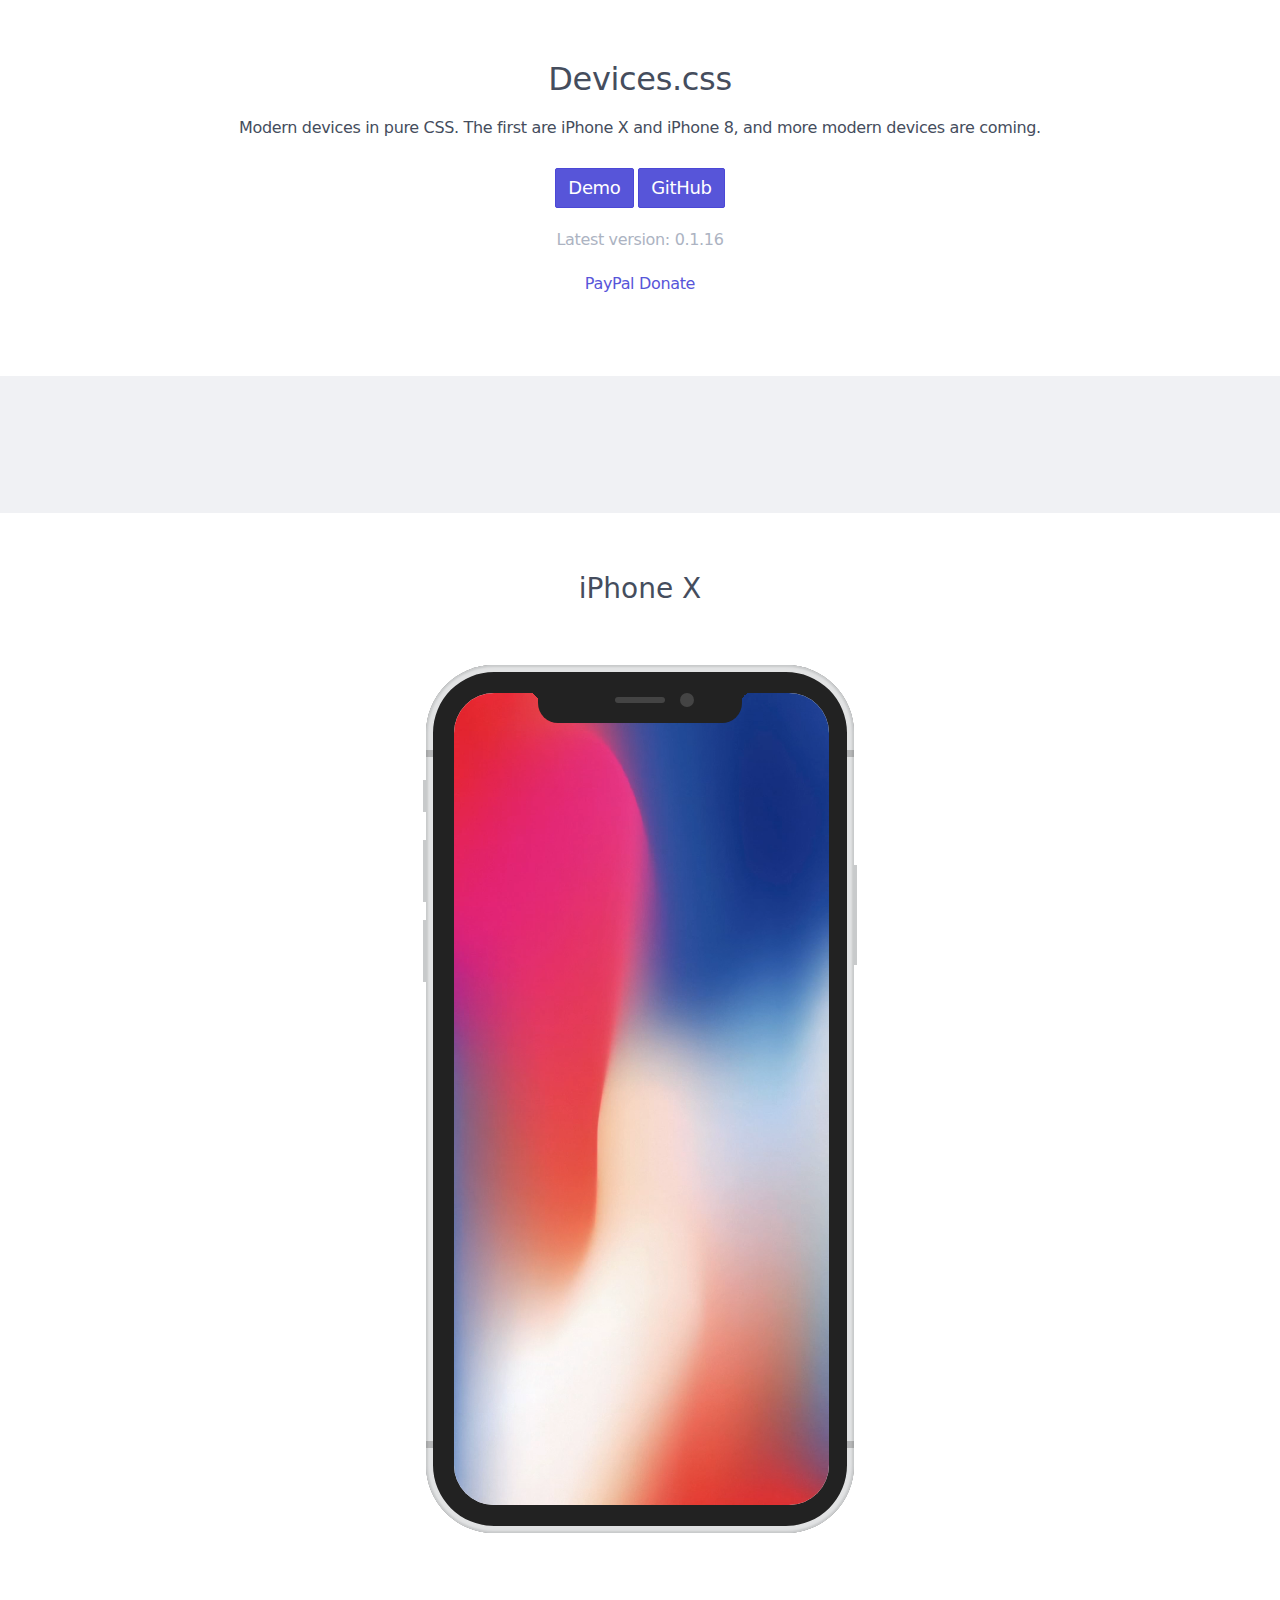
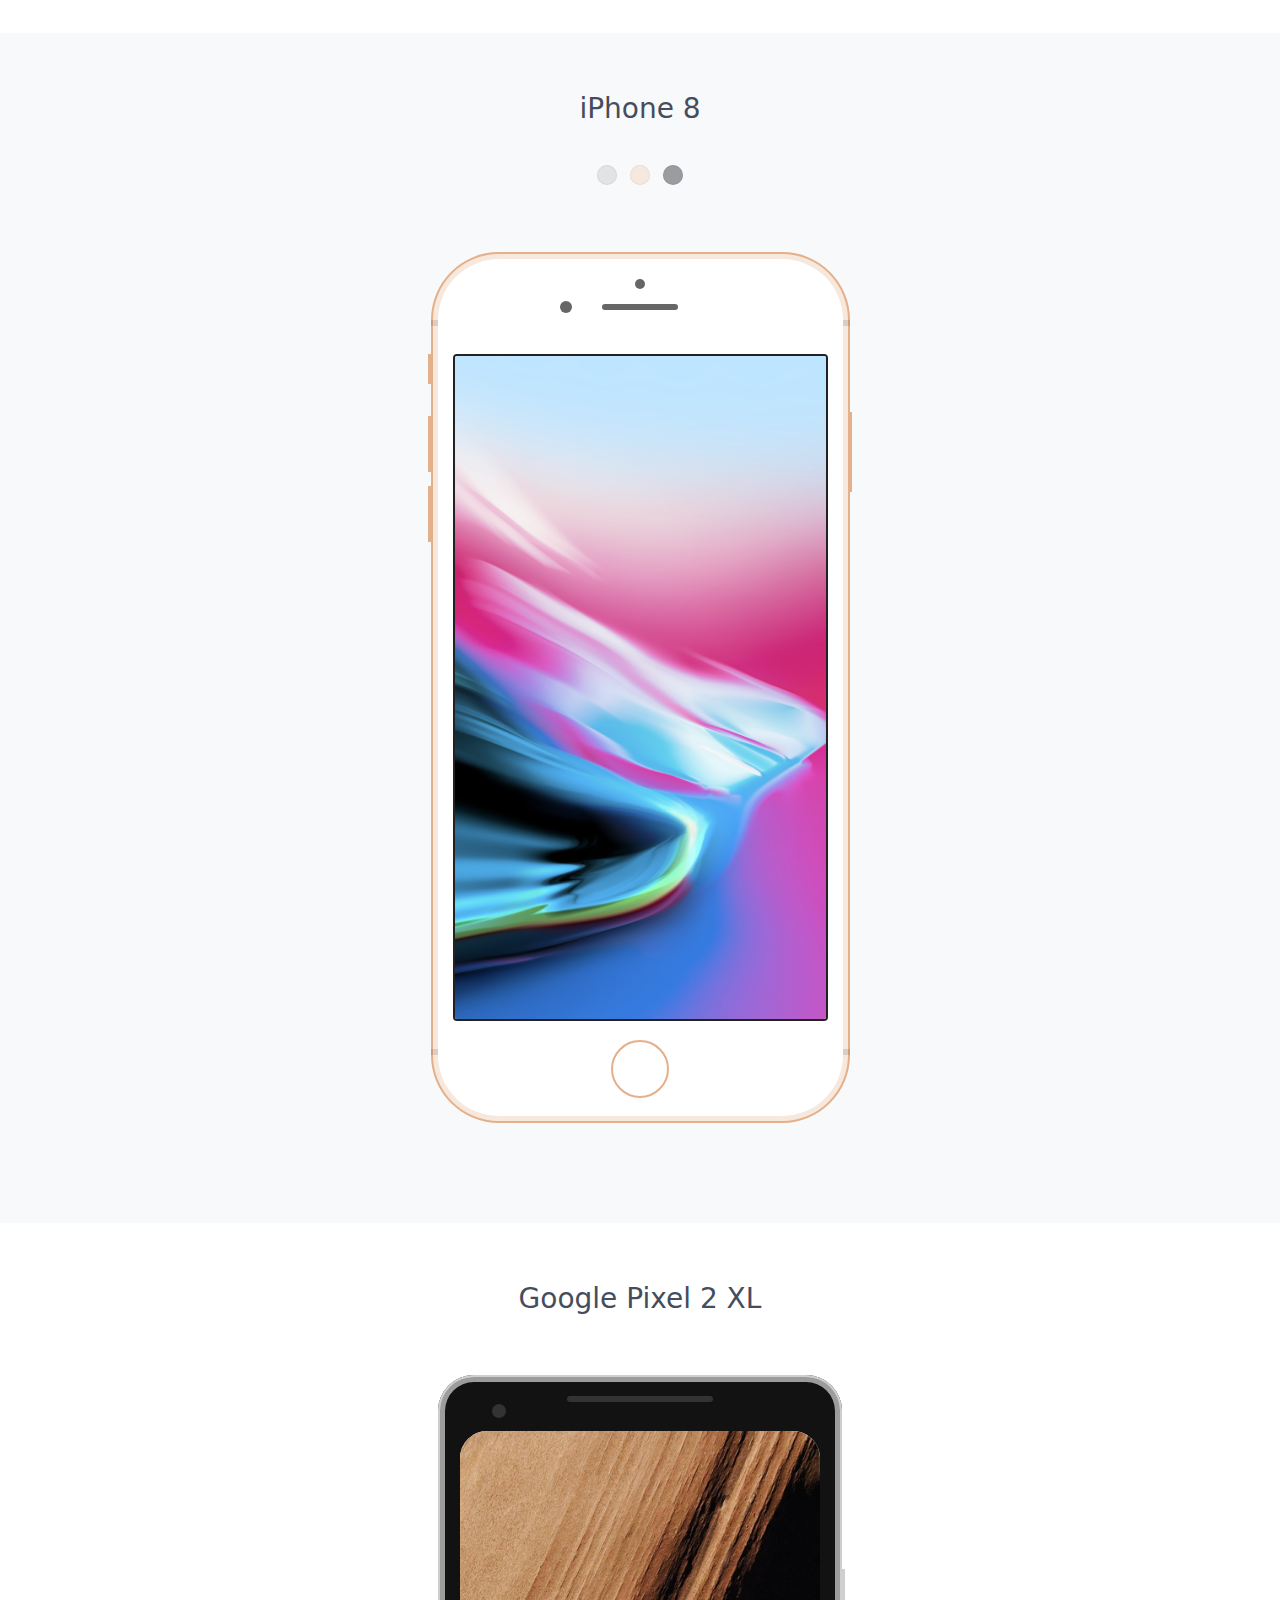
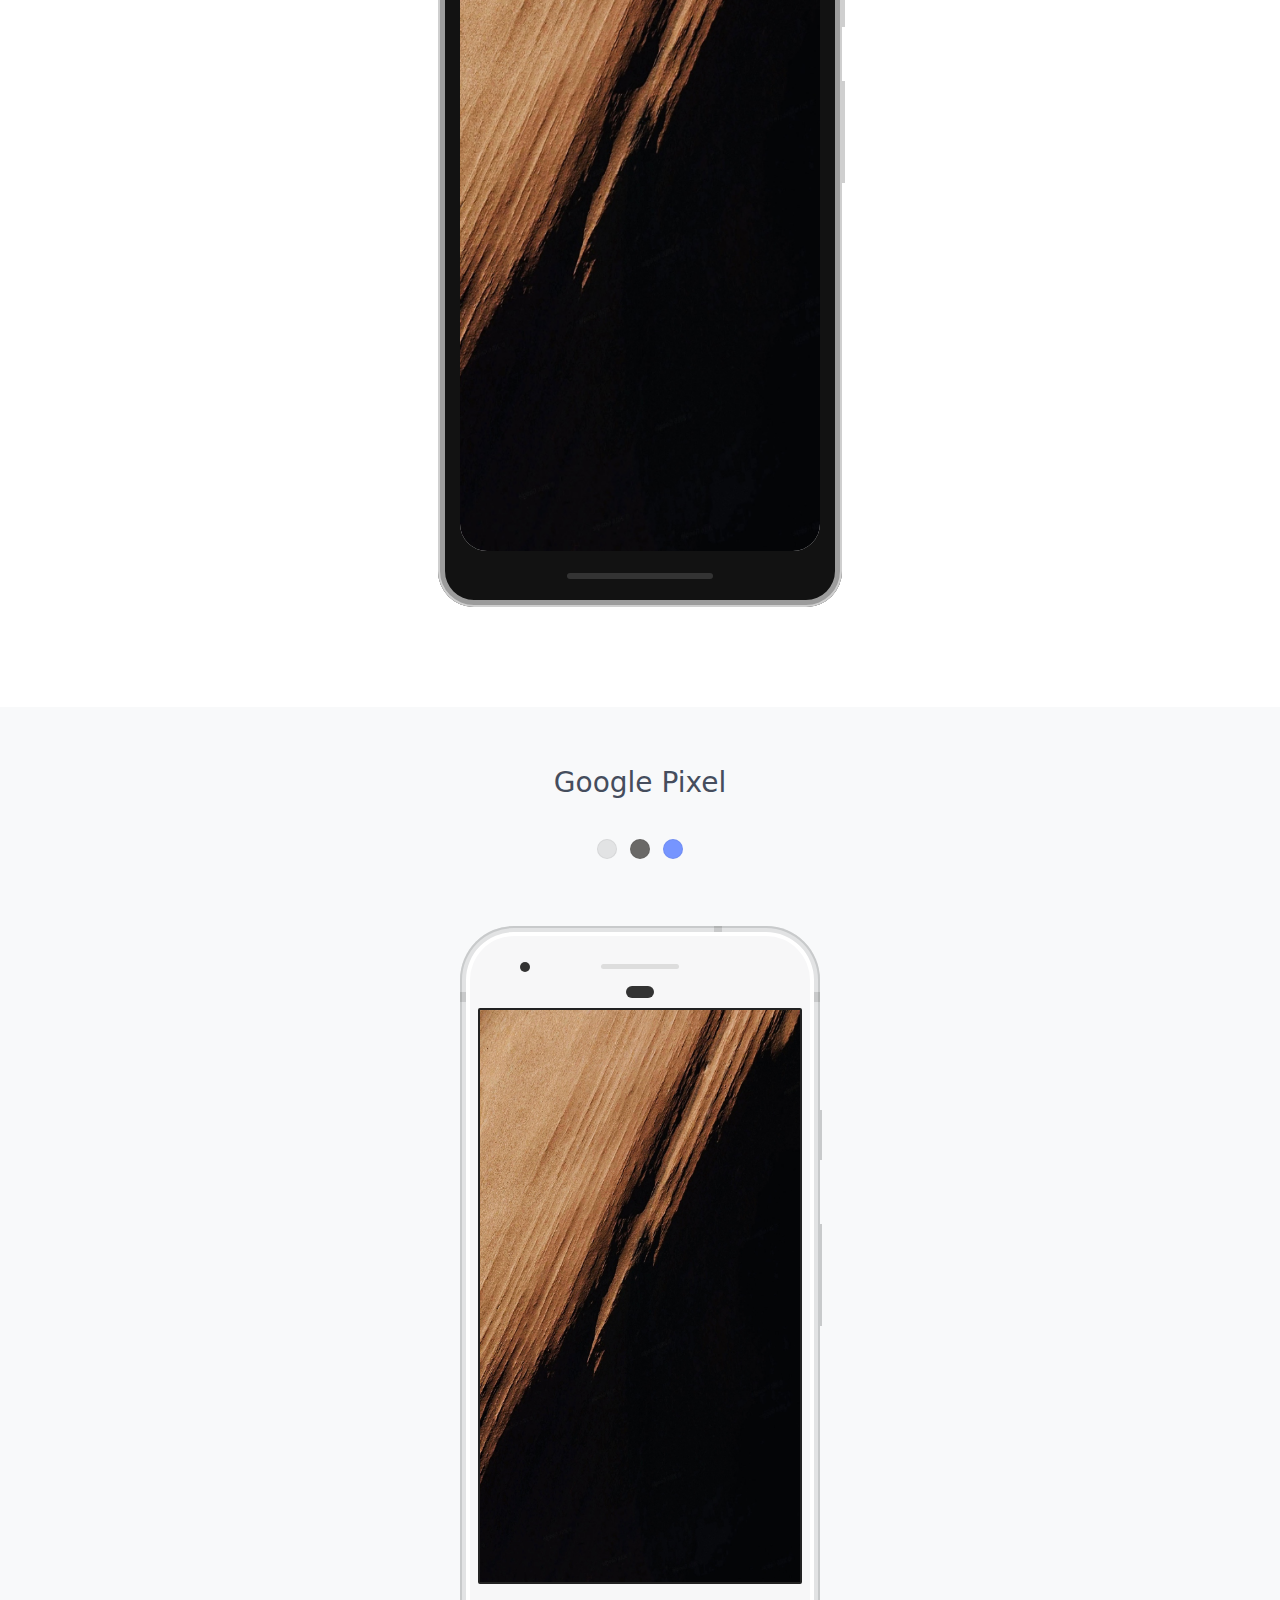
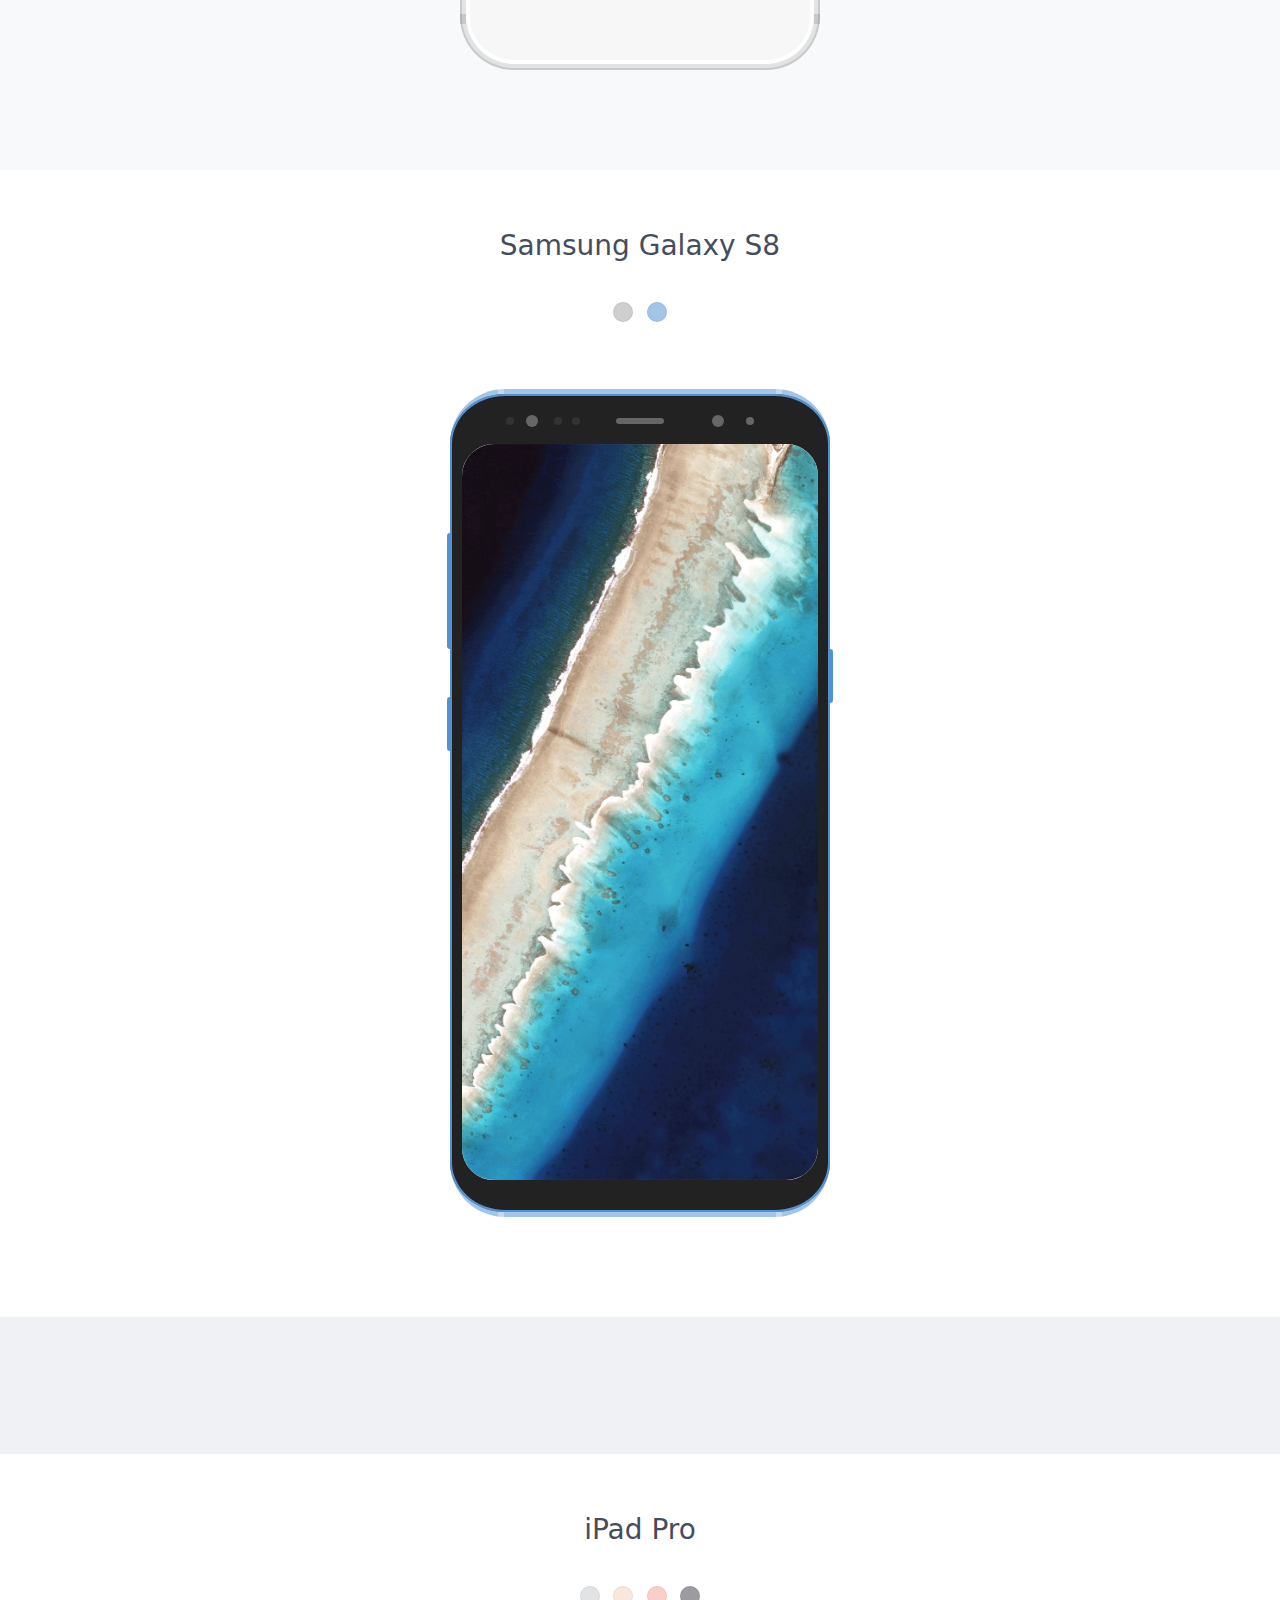
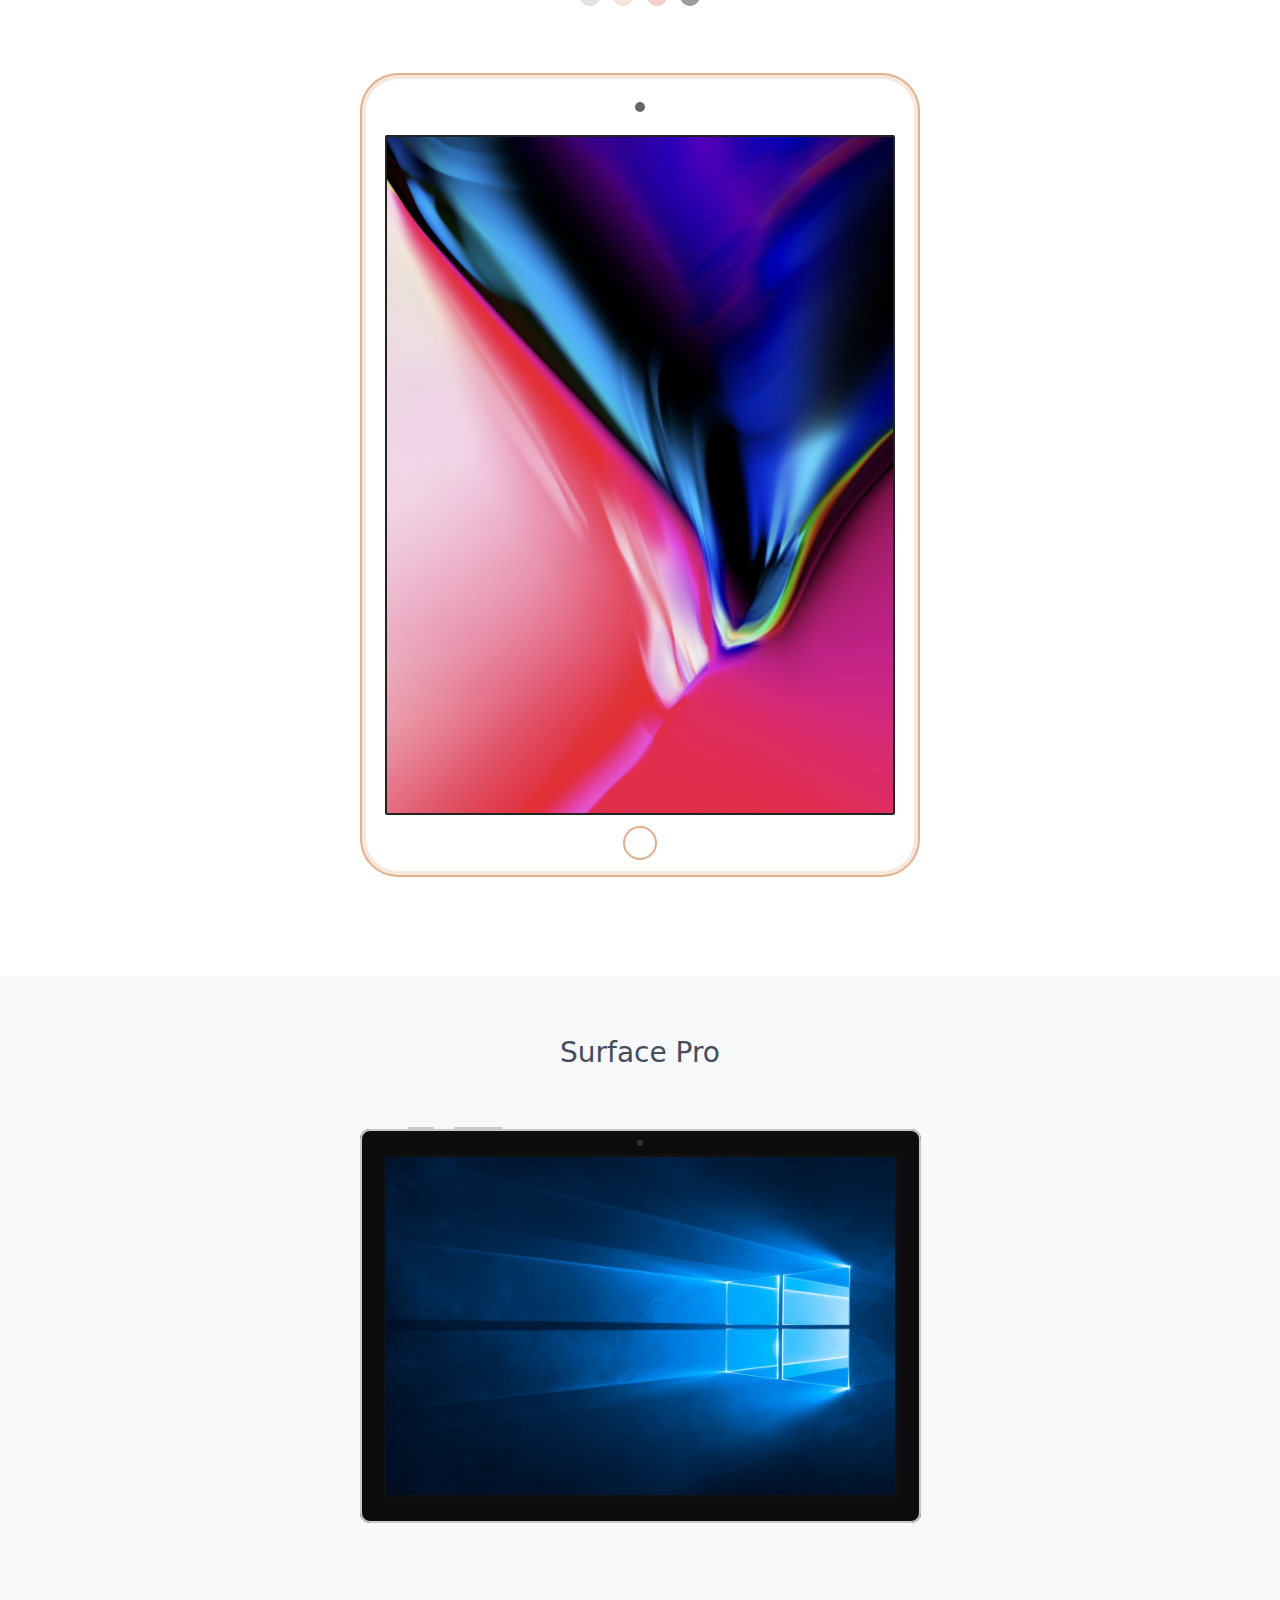
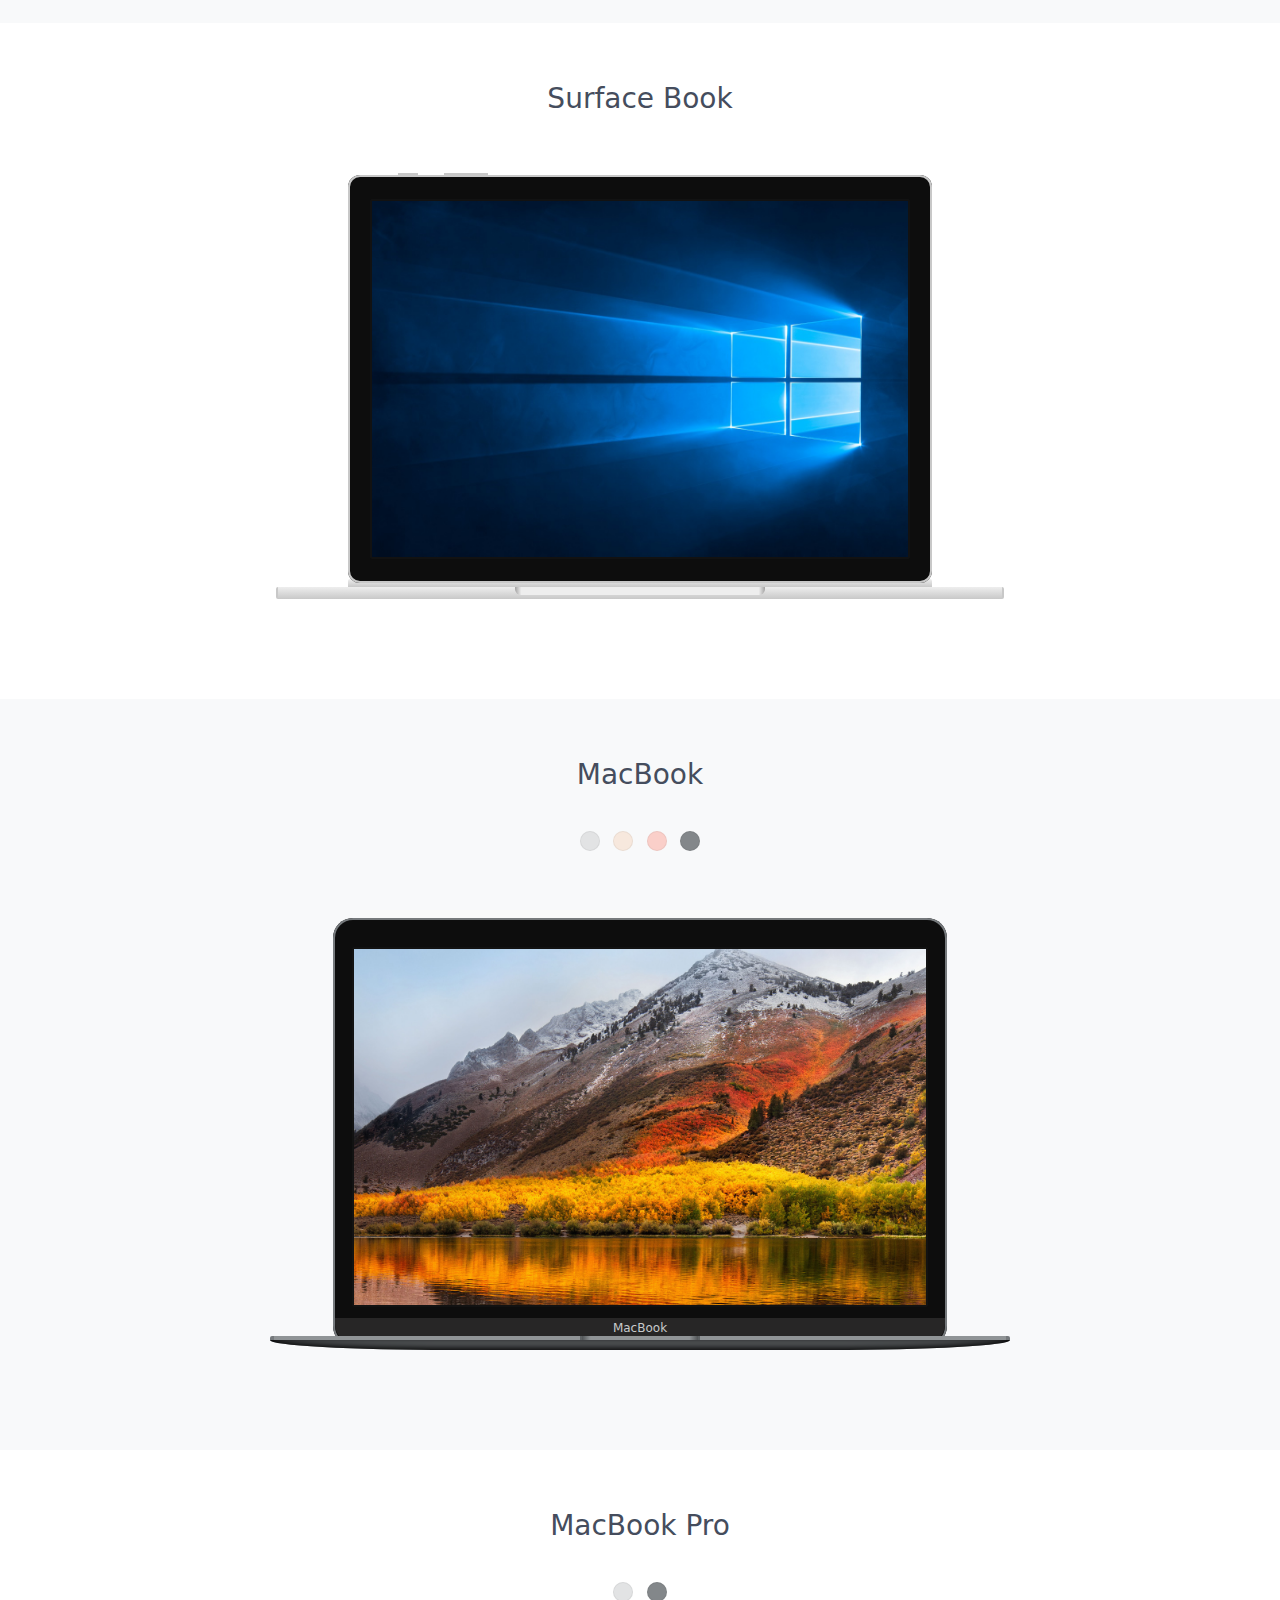
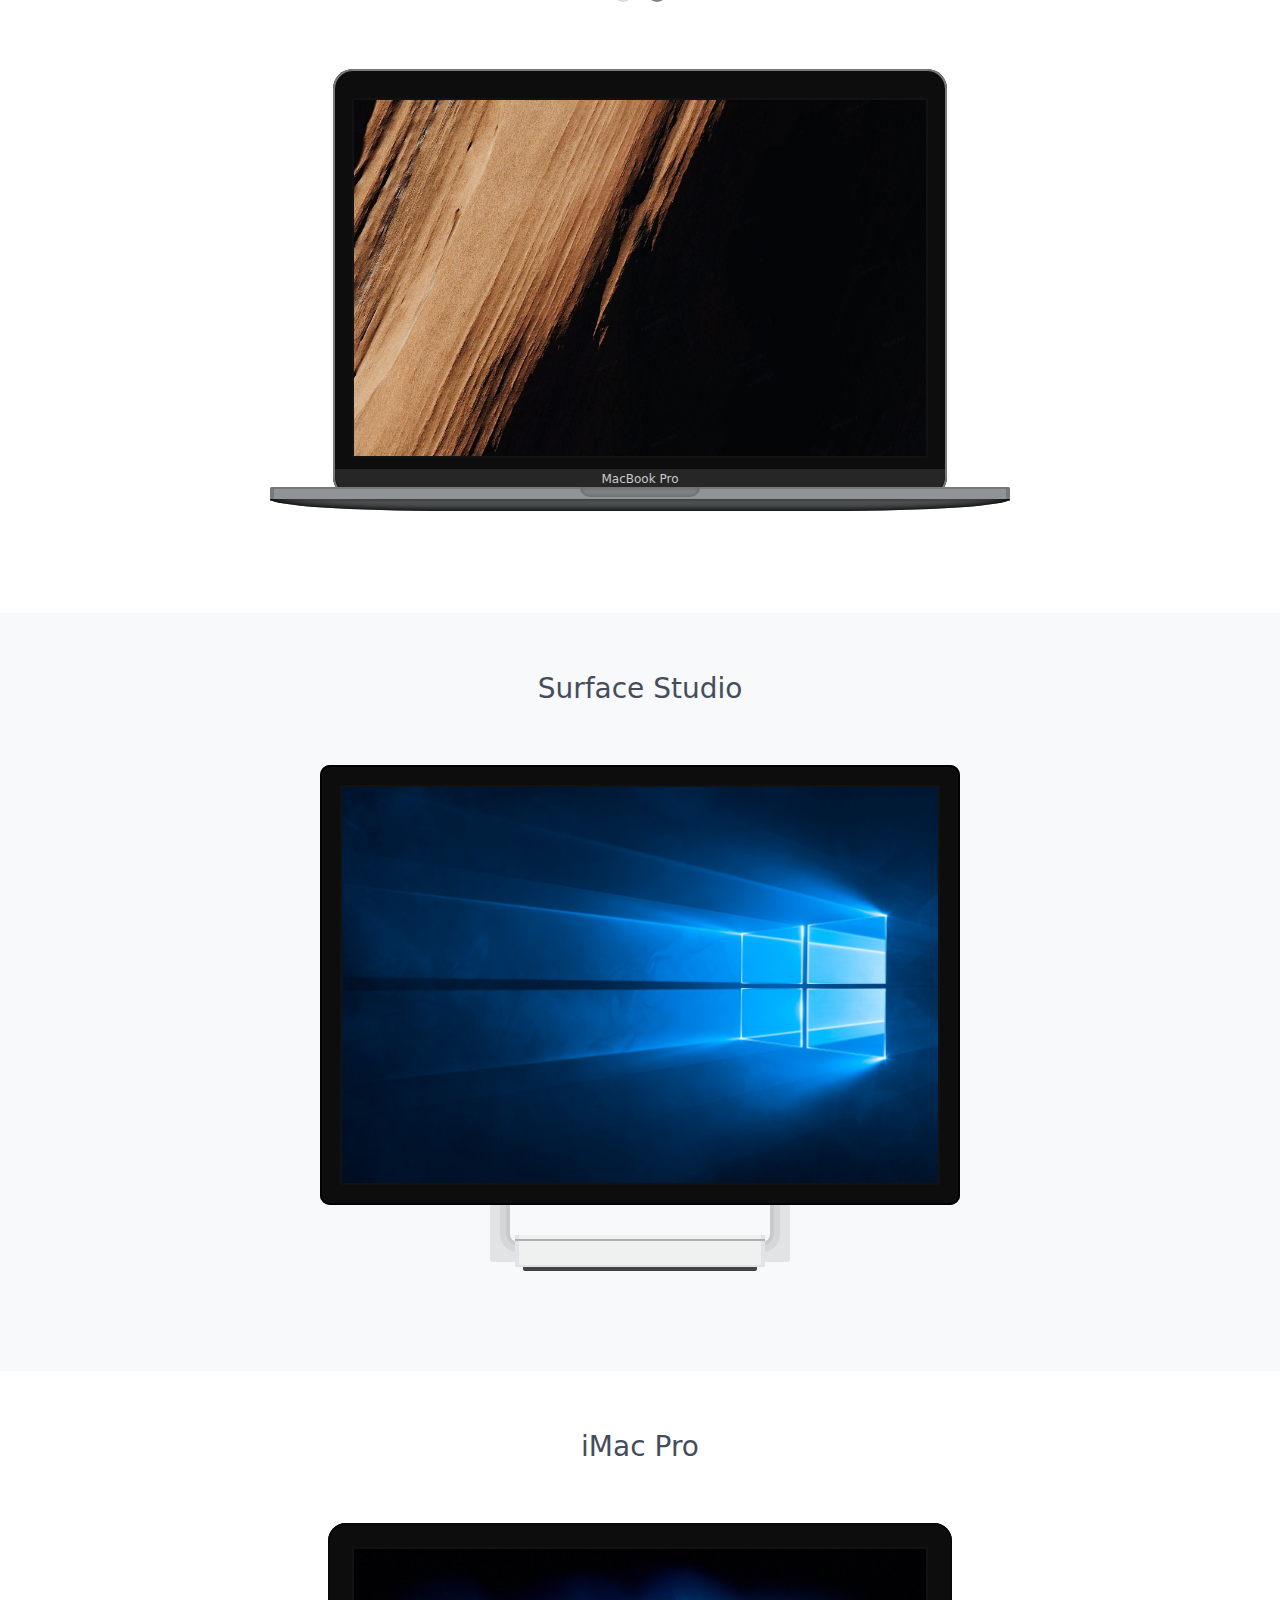
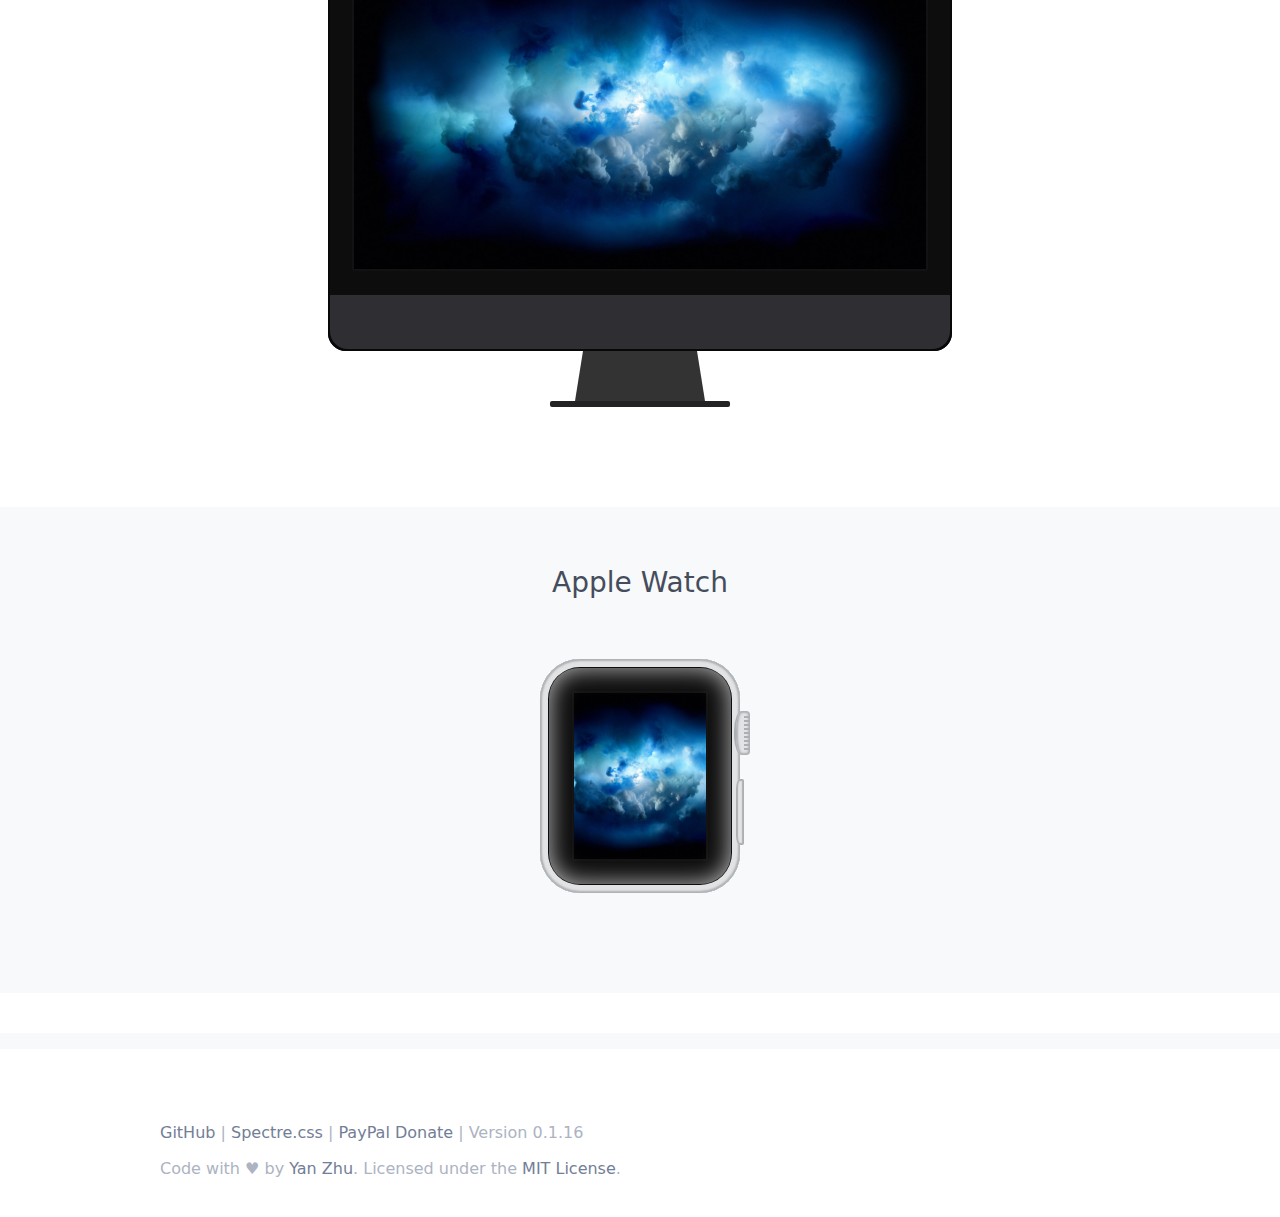
<file: devices.css-master/index.html>
<!DOCTYPE html>
<html lang="en">
<head>
  <meta charset="utf-8">
  <meta name="robots" content="index, follow">
  <meta name="viewport" content="width=device-width, initial-scale=1.0, shrink-to-fit=no">
  <meta http-equiv="x-ua-compatible" content="ie=edge">
  <title>Devices.css - Modern devices in pure CSS</title>
  <!-- Spectre.css CSS -->
  <link rel="stylesheet" href="dist/spectre.min.css">
  <link rel="stylesheet" href="dist/devices.css">
  <link rel="stylesheet" href="dist/demo.css">
</head>
<body>
  <div class="section section-hero">
    <div id="overview" class="grid-hero container grid-lg text-center">
      <h1>Devices.css</h1>
      <h2>Modern devices in pure CSS. The first are iPhone X and iPhone 8, and more modern devices are coming.</h2>
      <p>
        <a href="#content" class="btn btn-primary btn-lg">Demo</a>
        <a href="https://github.com/picturepan2/devices.css" target="_blank" class="btn btn-primary btn-lg">GitHub</a>
      </p>
      <p class="text-gray">Latest version: <span class="version"></span></p>
      <p><a href="https://www.paypal.me/picturepan2" target="_blank">PayPal Donate</a></p>
    </div>
  </div>

  <div class="section section-ad">
    <div class="hide-md">
      <script async src="//pagead2.googlesyndication.com/pagead/js/adsbygoogle.js"></script>
      <!-- GitHub-lg -->
      <ins class="adsbygoogle"
            style="display:inline-block;width:728px;height:90px"
            data-ad-client="ca-pub-2225124559530218"
            data-ad-slot="9894180784"></ins>
      <script>
      (adsbygoogle = window.adsbygoogle || []).push({});
      </script>
    </div>
    <div class="show-md">
      <!-- GitHub-sm -->
      <ins class="adsbygoogle"
            style="display:inline-block;width:300px;height:250px"
            data-ad-client="ca-pub-2225124559530218"
            data-ad-slot="9278881734"></ins>
      <script>
      (adsbygoogle = window.adsbygoogle || []).push({});
      </script>
    </div>
  </div>

  <div id="content" class="section section-device">
    <div id="iphone-x" class="container grid-xl text-center">
      <h3 class="s-title"><a href="#iphone-x" class="anchor" aria-hidden="true">#</a>iPhone X</h3>
      <div class="columns">
        <div class="column col-12">
          <div class="device device-iphone-x">
            <div class="device-frame">
              <video class="device-content" muted="muted" autoplay loop >
                <source src="src/video/bg-01.mp4" type="video/mp4">
              </video>
            </div>
            <div class="device-stripe"></div>
            <div class="device-header"></div>
            <div class="device-sensors"></div>
            <div class="device-btns"></div>
            <div class="device-power"></div>
            <div class="device-home"></div>
          </div>
        </div>
      </div>
    </div>
  </div>

  <div class="section section-device">
    <div id="iphone-8" class="container grid-xl text-center">
      <h3 class="s-title"><a href="#iphone-8" class="anchor" aria-hidden="true">#</a>iPhone 8</h3>
      <div class="columns">
        <div class="column col-12">
          <div class="dots">
            <div class="dot tooltip" style="background:#e2e3e4;" data-tooltip="device-silver (default)"></div>
            <div class="dot tooltip" style="background:#f7e8dd;" data-tooltip="device-gold"></div>
            <div class="dot tooltip" style="background:#9b9ba0;" data-tooltip="device-spacegray"></div>
          </div>
        </div>
        <div class="column col-12">
          <div class="device device-iphone-8 device-gold">
            <div class="device-frame">
              <img class="device-content" src="src/img/bg-01.jpg">
            </div>
            <div class="device-stripe"></div>
            <div class="device-header"></div>
            <div class="device-sensors"></div>
            <div class="device-btns"></div>
            <div class="device-power"></div>
          </div>
        </div>
      </div>
    </div>
  </div>

  <div class="section section-device">
    <div id="google-pixel-2-xl" class="container grid-xl text-center">
      <h3 class="s-title"><a href="#google-pixel-2-xl" class="anchor" aria-hidden="true">#</a>Google Pixel 2 XL</h3>
      <div class="columns">
        <div class="column col-12">
          <div class="device-2x">
            <div class="device device-google-pixel-2-xl">
              <div class="device-frame">
                <img class="device-content" src="src/img/bg-06.jpg">
              </div>
              <div class="device-stripe"></div>
              <div class="device-header"></div>
              <div class="device-sensors"></div>
              <div class="device-btns"></div>
              <div class="device-power"></div>
            </div>
          </div>
        </div>
      </div>
    </div>
  </div>

  <div class="section section-device">
    <div id="google-pixel" class="container grid-xl text-center">
      <h3 class="s-title"><a href="#google-pixel" class="anchor" aria-hidden="true">#</a>Google Pixel</h3>
      <div class="columns">
        <div class="column col-12">
          <div class="dots">
            <div class="dot tooltip" style="background:#e2e3e4;" data-tooltip="device-silver (default)"></div>
            <div class="dot tooltip" style="background:#6a6967;" data-tooltip="device-black"></div>
            <div class="dot tooltip" style="background:#7695ff;" data-tooltip="device-blue"></div>
          </div>
        </div>
        <div class="column col-12">
          <div class="device device-google-pixel">
            <div class="device-frame">
              <img class="device-content" src="src/img/bg-06.jpg">
            </div>
            <div class="device-stripe"></div>
            <div class="device-header"></div>
            <div class="device-sensors"></div>
            <div class="device-btns"></div>
            <div class="device-power"></div>
          </div>
        </div>
      </div>
    </div>
  </div>

  <div class="section section-device">
    <div id="galaxy-s8" class="container grid-xl text-center">
      <h3 class="s-title"><a href="#galaxy-s8" class="anchor" aria-hidden="true">#</a>Samsung Galaxy S8</h3>
      <div class="columns">
        <div class="column col-12">
          <div class="dots">
            <div class="dot tooltip" style="background:#cfcfcf;" data-tooltip="device-black (default)"></div>
            <div class="dot tooltip" style="background:#a3c5e8;" data-tooltip="device-blue"></div>
          </div>
        </div>
        <div class="column col-12">
          <div class="device device-galaxy-s8 device-blue">
            <div class="device-frame">
              <img class="device-content" src="src/img/bg-04.jpg">
            </div>
            <div class="device-stripe"></div>
            <div class="device-header"></div>
            <div class="device-sensors"></div>
            <div class="device-btns"></div>
            <div class="device-power"></div>
          </div>
        </div>
      </div>
    </div>
  </div>

  <div class="section section-ad">
    <div class="hide-md">
      <!-- GitHub-lg -->
      <ins class="adsbygoogle"
            style="display:inline-block;width:728px;height:90px"
            data-ad-client="ca-pub-2225124559530218"
            data-ad-slot="9894180784"></ins>
      <script>
      (adsbygoogle = window.adsbygoogle || []).push({});
      </script>
    </div>
    <div class="show-md">
      <!-- GitHub-sm -->
      <ins class="adsbygoogle"
            style="display:inline-block;width:300px;height:250px"
            data-ad-client="ca-pub-2225124559530218"
            data-ad-slot="9278881734"></ins>
      <script>
      (adsbygoogle = window.adsbygoogle || []).push({});
      </script>
    </div>
  </div>

  <div class="section section-device">
    <div id="ipad-pro" class="container grid-xl text-center">
      <h3 class="s-title"><a href="#ipad-pro" class="anchor" aria-hidden="true">#</a>iPad Pro</h3>
      <div class="columns">
        <div class="column col-12">
          <div class="dots">
            <div class="dot tooltip" style="background:#e2e3e4;" data-tooltip="device-silver (default)"></div>
            <div class="dot tooltip" style="background:#f7e8dd;" data-tooltip="device-gold"></div>
            <div class="dot tooltip" style="background:#facfc9;" data-tooltip="device-rosegold"></div>
            <div class="dot tooltip" style="background:#9b9ba0;" data-tooltip="device-spacegray"></div>
          </div>
        </div>
        <div class="column col-12">
          <div class="device device-ipad-pro device-gold">
            <div class="device-frame">
              <img class="device-content" src="src/img/bg-02.jpg">
            </div>
            <div class="device-stripe"></div>
            <div class="device-header"></div>
            <div class="device-sensors"></div>
            <div class="device-btns"></div>
            <div class="device-power"></div>
          </div>
        </div>
      </div>
    </div>
  </div>

  <div class="section section-device">
    <div id="surface-pro" class="container grid-xl text-center">
      <h3 class="s-title"><a href="#surface-pro" class="anchor" aria-hidden="true">#</a>Surface Pro</h3>
      <div class="columns">
        <div class="column col-12">
          <div class="device device-surface-pro">
            <div class="device-frame">
              <img class="device-content" src="src/img/bg-09.jpg">
            </div>
            <div class="device-stripe"></div>
            <div class="device-header"></div>
            <div class="device-sensors"></div>
            <div class="device-btns"></div>
            <div class="device-power"></div>
          </div>
        </div>
      </div>
    </div>
  </div>

  <div class="section section-device">
    <div id="surface-book" class="container grid-xl text-center">
      <h3 class="s-title"><a href="#surface-book" class="anchor" aria-hidden="true">#</a>Surface Book</h3>
      <div class="columns">
        <div class="column col-12">
          <div class="device device-surface-book">
            <div class="device-frame">
              <img class="device-content" src="src/img/bg-09.jpg">
            </div>
            <div class="device-stripe"></div>
            <div class="device-header"></div>
            <div class="device-sensors"></div>
            <div class="device-btns"></div>
            <div class="device-power"></div>
          </div>
        </div>
      </div>
    </div>
  </div>

  <div class="section section-device">
    <div id="macbook" class="container grid-xl text-center">
      <h3 class="s-title"><a href="#macbook" class="anchor" aria-hidden="true">#</a>MacBook</h3>
      <div class="columns">
        <div class="column col-12">
          <div class="dots">
            <div class="dot tooltip" style="background:#e2e3e4;" data-tooltip="device-silver (default)"></div>
            <div class="dot tooltip" style="background:#f7e8dd;" data-tooltip="device-gold"></div>
            <div class="dot tooltip" style="background:#facfc9;" data-tooltip="device-rosegold"></div>
            <div class="dot tooltip" style="background:#83878a;" data-tooltip="device-spacegray"></div>
          </div>
        </div>
        <div class="column col-12">
          <div class="device device-macbook device-spacegray">
            <div class="device-frame">
              <img class="device-content" src="src/img/bg-07.jpg">
            </div>
            <div class="device-stripe"></div>
            <div class="device-header"></div>
            <div class="device-sensors"></div>
            <div class="device-btns"></div>
            <div class="device-power"></div>
          </div>
        </div>
      </div>
    </div>
  </div>

  <div class="section section-device">
    <div id="macbook-pro" class="container grid-xl text-center">
      <h3 class="s-title"><a href="#macbook-pro" class="anchor" aria-hidden="true">#</a>MacBook Pro</h3>
      <div class="columns">
        <div class="column col-12">
          <div class="dots">
            <div class="dot tooltip" style="background:#e2e3e4;" data-tooltip="device-silver (default)"></div>
            <div class="dot tooltip" style="background:#83878a;" data-tooltip="device-spacegray"></div>
          </div>
        </div>
        <div class="column col-12">
          <div class="device device-macbook-pro device-spacegray">
            <div class="device-frame">
              <img class="device-content" src="src/img/bg-06.jpg">
            </div>
            <div class="device-stripe"></div>
            <div class="device-header"></div>
            <div class="device-sensors"></div>
            <div class="device-btns"></div>
            <div class="device-power"></div>
          </div>
        </div>
      </div>
    </div>
  </div>

  <div class="section section-device">
    <div id="surface-studio" class="container grid-xl text-center">
      <h3 class="s-title"><a href="#surface-studio" class="anchor" aria-hidden="true">#</a>Surface Studio</h3>
      <div class="columns">
          <div class="column col-12">
            <div class="device device-surface-studio">
              <div class="device-frame">
                <img class="device-content" src="src/img/bg-09.jpg">
              </div>
              <div class="device-stripe"></div>
              <div class="device-header"></div>
              <div class="device-sensors"></div>
              <div class="device-btns"></div>
              <div class="device-power"></div>
            </div>
          </div>
      </div>
    </div>
  </div>

  <div class="section section-device">
    <div id="imac-pro" class="container grid-xl text-center">
      <h3 class="s-title"><a href="#imac-pro" class="anchor" aria-hidden="true">#</a>iMac Pro</h3>
      <div class="columns">
          <div class="column col-12">
            <div class="device device-imac-pro">
              <div class="device-frame">
                <img class="device-content" src="src/img/bg-08.jpg">
              </div>
              <div class="device-stripe"></div>
              <div class="device-header"></div>
              <div class="device-sensors"></div>
              <div class="device-btns"></div>
              <div class="device-power"></div>
            </div>
          </div>
      </div>
    </div>
  </div>

  <div class="section section-device">
    <div id="apple-watch" class="container grid-xl text-center">
      <h3 class="s-title"><a href="#apple-watch" class="anchor" aria-hidden="true">#</a>Apple Watch</h3>
      <div class="columns">
          <div class="column col-12">
            <div class="device device-apple-watch">
              <div class="device-frame">
                <img class="device-content" src="src/img/bg-08.jpg">
              </div>
              <div class="device-stripe"></div>
              <div class="device-header"></div>
              <div class="device-sensors"></div>
              <div class="device-btns"></div>
              <div class="device-power"></div>
            </div>
          </div>
      </div>
    </div>
  </div>

  <div class="section section-ads bg-gray">
    <div class="docs-ad docs-ad-sidebar text-center">
      <script id="_carbonads_js" async="" type="text/javascript" src="https://cdn.carbonads.com/carbon.js?serve=CK7DTKQW&amp;placement=picturepan2githubio"></script>
    </div>
  </div>

  <footer class="section section-footer">
    <div id="copyright" class="grid-footer container grid-lg">
      <p><a href="https://github.com/picturepan2/devices.css" target="_blank">GitHub</a> | <a href="https://twitter.com/spectrecss" target="_blank">Spectre.css</a> | <a href="https://www.paypal.me/picturepan2" target="_blank">PayPal Donate</a> | Version <span class="version"></span></p>
      <p>Code with ♥ by <a href="https://twitter.com/picturepan2" target="_blank">Yan Zhu</a>. Licensed under the <a href="https://github.com/picturepan2/devices.css/blob/master/LICENSE" target="_blank">MIT License</a>.</p>
    </div>
  </footer>

  <!-- Google Analytics tracking code -->
  <script>
    (function(i,s,o,g,r,a,m){i['GoogleAnalyticsObject']=r;i[r]=i[r]||function(){
          (i[r].q=i[r].q||[]).push(arguments)},i[r].l=1*new Date();a=s.createElement(o),
        m=s.getElementsByTagName(o)[0];a.async=1;a.src=g;m.parentNode.insertBefore(a,m)
    })(window,document,'script','https://www.google-analytics.com/analytics.js','ga');
    
    ga('create', 'UA-2702768-8', 'auto');
    ga('send', 'pageview');
  </script>
</body>
</html>
</file>
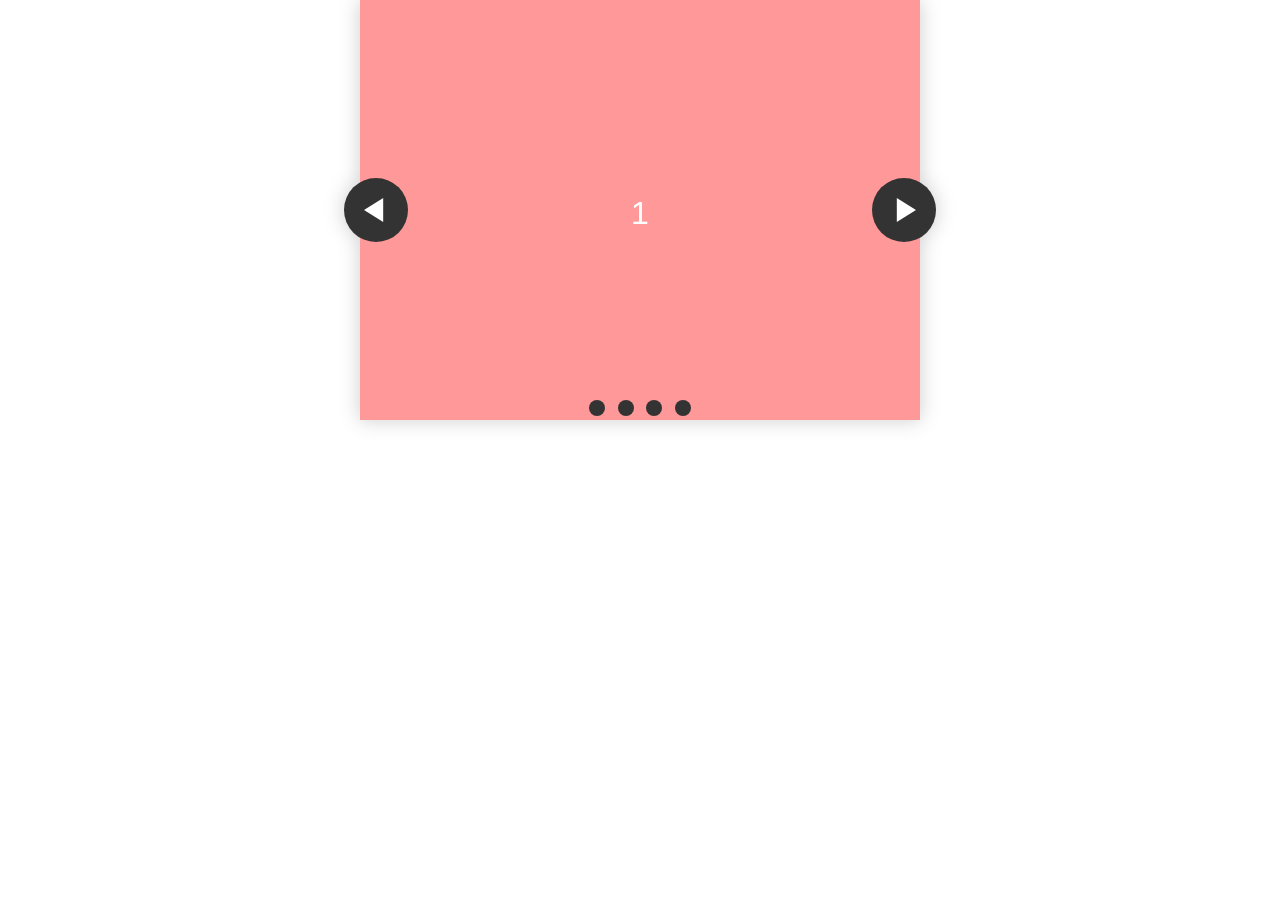
<file: devices.css-master/carousel.html>
<!DOCTYPE html>
<html>
    <head>
        <meta charset="UTF-8">
        <title>Prototype</title>
        <meta name="viewport" content="width=device-width, initial-scale=1.0">
        
        <link rel="stylesheet" href="carousel.css">

    </head>

    <body>

        
<section class="carousel" aria-label="Gallery">
  <ol class="carousel__viewport">
    <li id="carousel__slide1"
        tabindex="0"
        class="carousel__slide">
      <div class="carousel__snapper">
        <a href="#carousel__slide4"
           class="carousel__prev">Go to last slide</a>
        <a href="#carousel__slide2"
           class="carousel__next">Go to next slide</a>
      </div>
    </li>
    <li id="carousel__slide2"
        tabindex="0"
        class="carousel__slide">
      <div class="carousel__snapper"></div>
      <a href="#carousel__slide1"
         class="carousel__prev">Go to previous slide</a>
      <a href="#carousel__slide3"
         class="carousel__next">Go to next slide</a>
    </li>
    <li id="carousel__slide3"
        tabindex="0"
        class="carousel__slide">
      <div class="carousel__snapper"></div>
      <a href="#carousel__slide2"
         class="carousel__prev">Go to previous slide</a>
      <a href="#carousel__slide4"
         class="carousel__next">Go to next slide</a>
    </li>
    <li id="carousel__slide4"
        tabindex="0"
        class="carousel__slide">
      <div class="carousel__snapper"></div>
      <a href="#carousel__slide3"
         class="carousel__prev">Go to previous slide</a>
      <a href="#carousel__slide1"
         class="carousel__next">Go to first slide</a>
    </li>
  </ol>
  <aside class="carousel__navigation">
    <ol class="carousel__navigation-list">
      <li class="carousel__navigation-item">
        <a href="#carousel__slide1"
           class="carousel__navigation-button">Go to slide 1</a>
      </li>
      <li class="carousel__navigation-item">
        <a href="#carousel__slide2"
           class="carousel__navigation-button">Go to slide 2</a>
      </li>
      <li class="carousel__navigation-item">
        <a href="#carousel__slide3"
           class="carousel__navigation-button">Go to slide 3</a>
      </li>
      <li class="carousel__navigation-item">
        <a href="#carousel__slide4"
           class="carousel__navigation-button">Go to slide 4</a>
      </li>
    </ol>
  </aside>
</section>

</body>
</html>
</file>
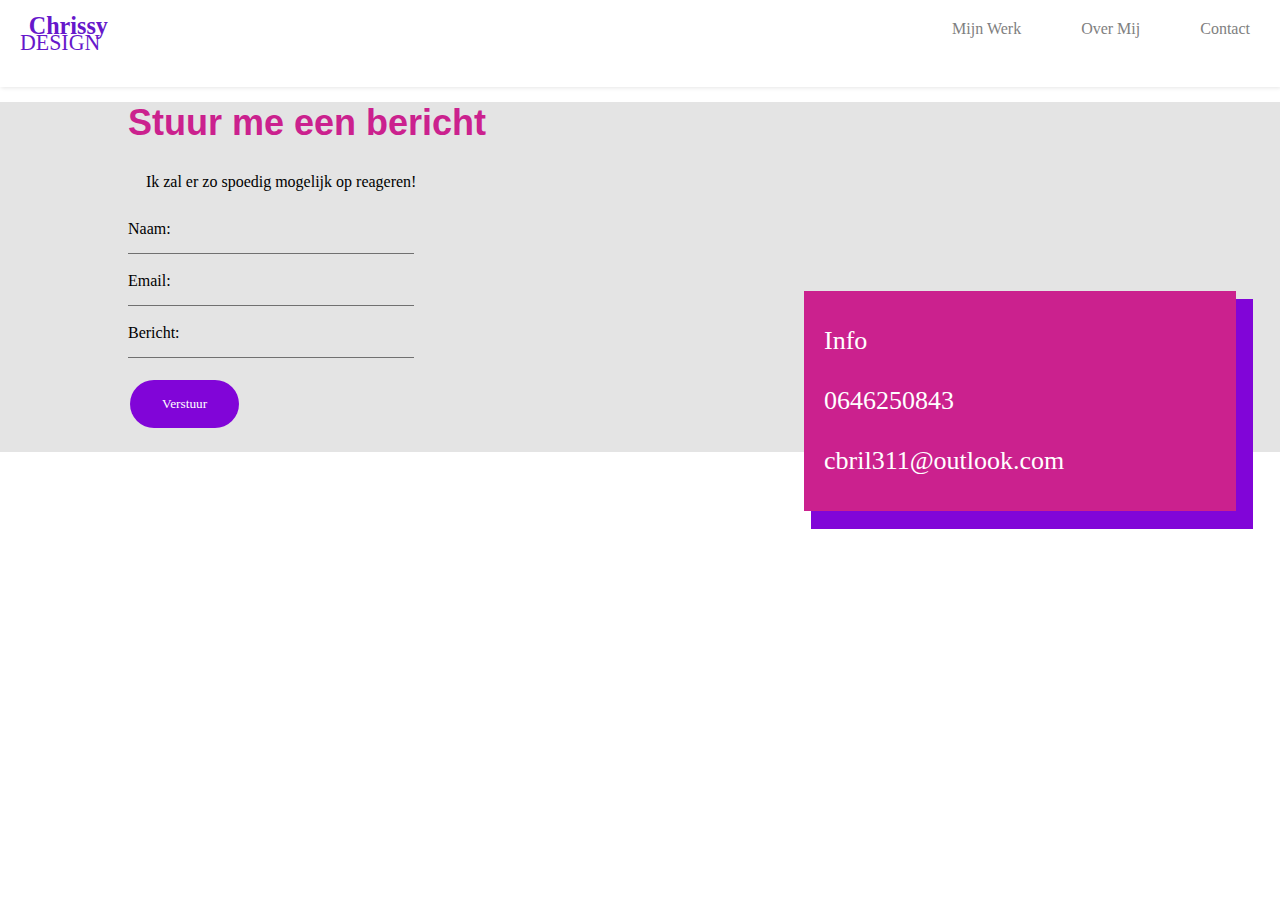
<file: prototype/contact.html>
<!DOCTYPE html>
<html>
    <head>
        <meta charset="UTF-8">
        <title>Prototype</title>
        <meta name="viewport" content="width=device-width, initial-scale=1.0">

        <link rel="stylesheet" href="style2.css">
        <link rel="stylesheet" href="grid2.css">
        <link rel="stylesheet" href="nav.css">
        <link rel="stylesheet" href="https://cdnjs.cloudflare.com/ajax/libs/font-awesome/4.7.0/css/font-awesome.min.css">
    </head>

    <body>
        <div class="container">
    
            <header class="header">
                <a href="index2.html"><img class="logo" src="images/logo.svg" alt="logo"></a>
                <input class="menu-button" type="checkbox" id="menu-button"/>
                <label class="menu-icon" for="menu-button"><span class="nav-icon"></span></label>
    
                <ul class="menu">
                    <li><a href="werk.html">Mijn Werk</a></li>
                    <li><a href="overmij.html">Over Mij</a></li>
                    <li><a href="contact.html">Contact</a></li>
                </ul>
            </header>

            <div id="content1-form">
                <h1 class="form-title">Stuur me een bericht</h1>
                
                    <p class="form-text">Ik zal er zo spoedig mogelijk op reageren!</p>
                    <form class="form">
                        <label for="name">Naam:</label><br>
                        <input type="text" id="name" name="name"><br>
                        <label for="email">Email:</label><br>
                        <input type="text" id="email" name="email"><br>
                        <label for="bericht">Bericht:</label><br>
                        <input type="text" id="bericht" name="bericht"><br>
                        <input type="submit" value="Verstuur">
                    </form>
            </div>

            <div id="textbox">
                <p class="textbox">
                    Info <br>
                    0646250843 <br>
                    cbril311@outlook.com <br>
                </p>
            </div>

        </div>
    </body>
</html>
</file>
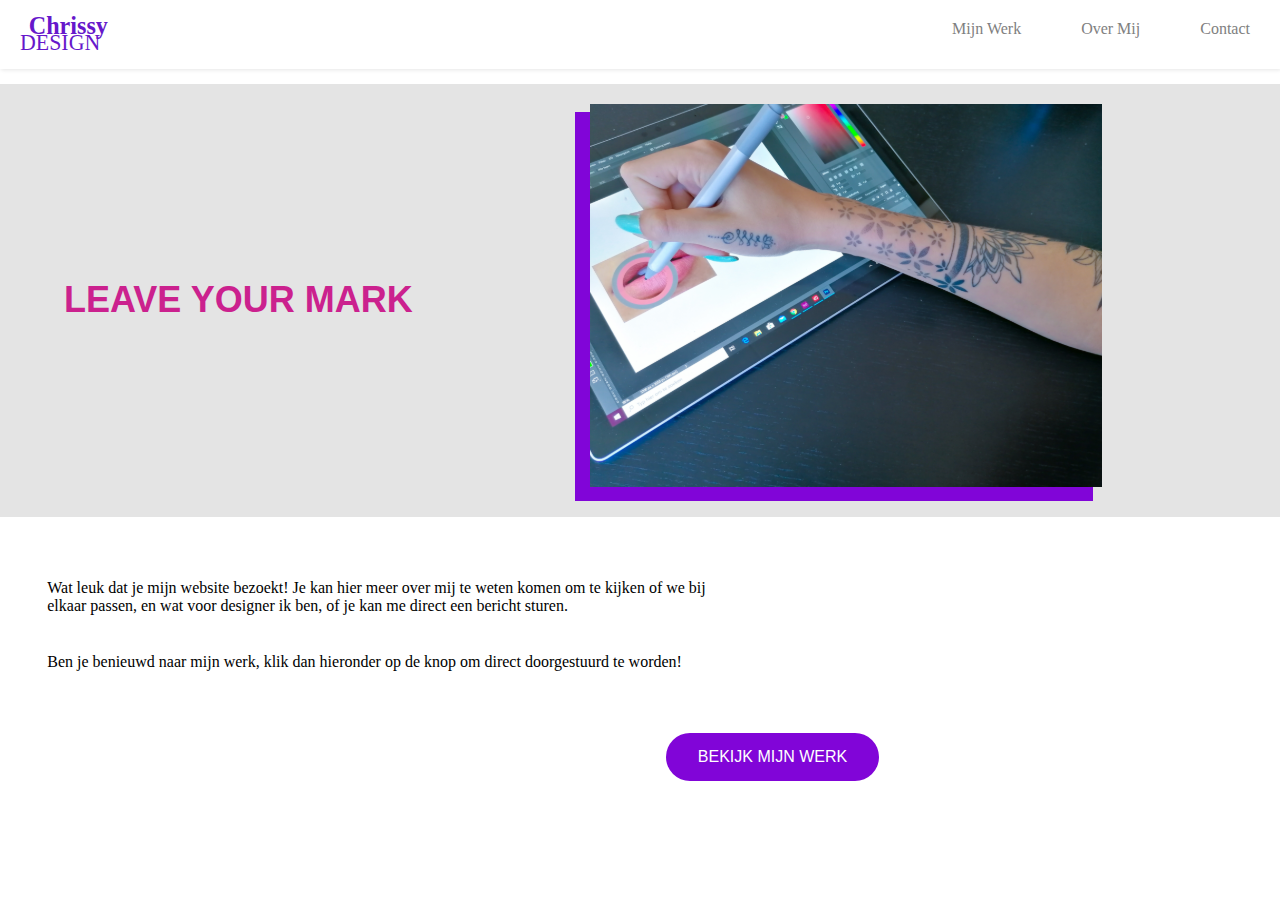
<file: prototype/index2.html>
<!DOCTYPE html>
<html>
    <head>
        <meta charset="UTF-8">
        <title>Prototype</title>
        <meta name="viewport" content="width=device-width, initial-scale=1.0">
        
        <link rel="stylesheet" href="nav.css">
        <link rel="stylesheet" href="grid2.css">
        <link rel="stylesheet" href="style2.css">
        <link rel="stylesheet" href="https://cdnjs.cloudflare.com/ajax/libs/font-awesome/4.7.0/css/font-awesome.min.css">
    </head>

    <body>
        <div class="container">

            <header class="header">
                <a href="index2.html"><img class="logo" src="images/logo.svg" alt="logo"></a>
                <input class="menu-button" type="checkbox" id="menu-button"/>
                <label class="menu-icon" for="menu-button"><span class="nav-icon"></span></label>

                <ul class="menu">
                    <li><a href="werk.html">Mijn Werk</a></li>
                    <li><a href="overmij.html">Over Mij</a></li>
                    <li><a href="contact.html">Contact</a></li>
                </ul>
            </header>

            <div id="content1">
                <h1 class="title">LEAVE YOUR MARK</h1>
                <img class="intro_pic" src="images/intro.svg" alt="intro">
            </div>

            <div id="content2">
                <p> Wat leuk dat je mijn website bezoekt!
                    Je kan hier meer over mij te weten komen om te kijken of we bij elkaar passen, 
                    en wat voor designer ik ben, of je kan me direct een bericht sturen.
                </p>

                <img id="pic" class="intro_pic2" src="images/intro.svg" alt="intro">

                <p>Ben je benieuwd naar mijn werk, klik dan hieronder op de knop om direct doorgestuurd te worden!</p>
            </div>

            <div id="content3">
                <button class="button" type="button">BEKIJK MIJN WERK</button>
            </div>

        </div>
    </body>
</html>
</file>
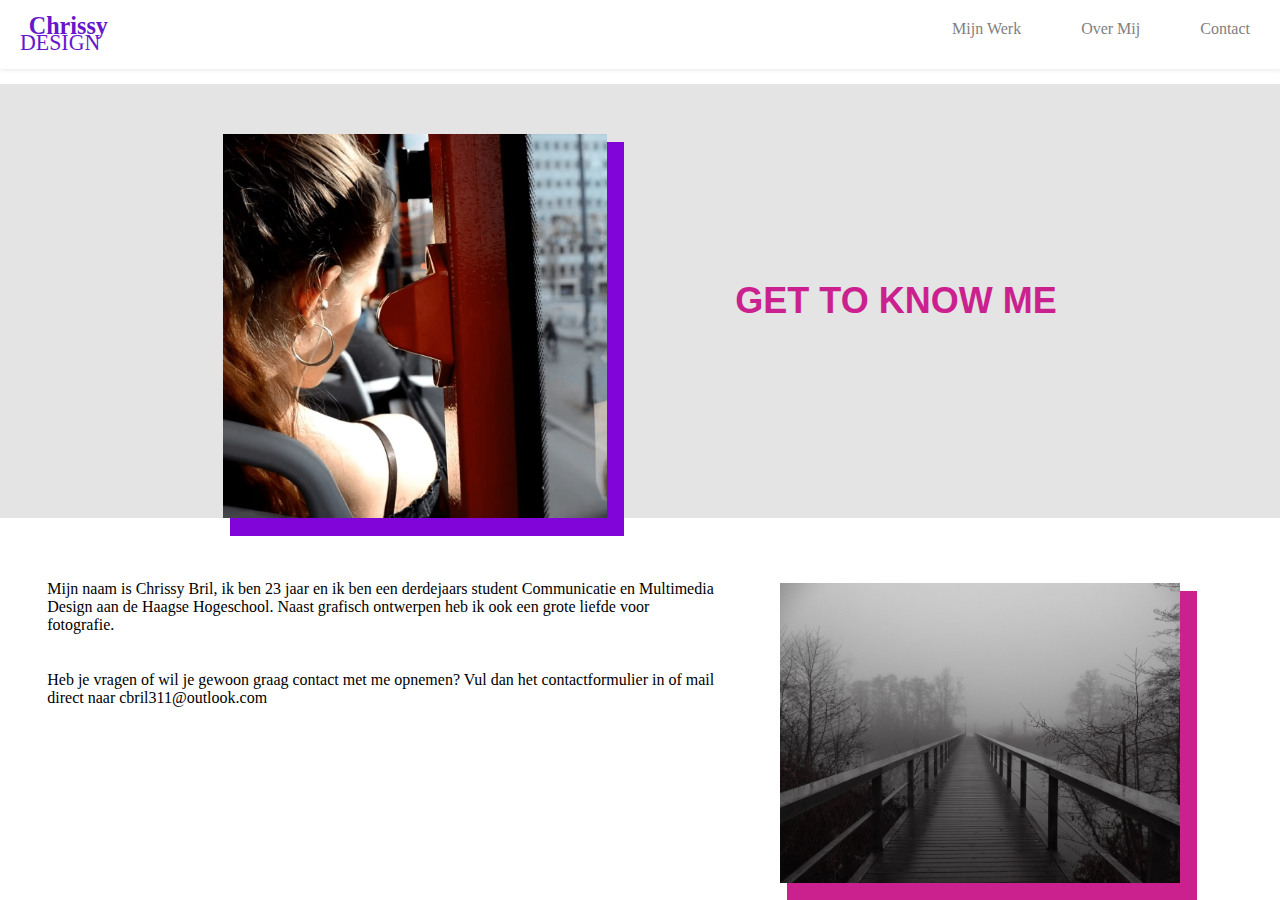
<file: prototype/overmij.html>
<!DOCTYPE html>
<html>
    <head>
        <meta charset="UTF-8">
        <title>Prototype</title>
        <meta name="viewport" content="width=device-width, initial-scale=1.0">
        
        <link rel="stylesheet" href="style2.css">
        <link rel="stylesheet" href="grid2.css">
        <link rel="stylesheet" href="nav.css">
        <link rel="stylesheet" href="https://cdnjs.cloudflare.com/ajax/libs/font-awesome/4.7.0/css/font-awesome.min.css">
    </head>

    <body>
        <div class="container">

            <header class="header">
                <a href="index2.html"><img class="logo" src="images/logo.svg" alt="logo"></a>
                <input class="menu-button" type="checkbox" id="menu-button"/>
                <label class="menu-icon" for="menu-button"><span class="nav-icon"></span></label>

                <ul class="menu">
                    <li><a href="werk.html">Mijn Werk</a></li>
                    <li><a href="overmij.html">Over Mij</a></li>
                    <li><a href="contact.html">Contact</a></li>
                </ul>
            </header>

            <div id="content1">
                <img class="OM" src="images/OM.svg" alt="photo">
                <h1 class="OMtext">GET TO KNOW ME</h1>
            </div>

            <div id="content2">
                <p class="about">Mijn naam is Chrissy Bril, ik ben 23 jaar en ik ben een derdejaars student Communicatie en Multimedia Design aan de Haagse Hogeschool. 
                Naast grafisch ontwerpen heb ik ook een grote liefde voor fotografie.</p>

                <p class="mail">Heb je vragen of wil je gewoon graag contact met me opnemen? 
                    Vul dan het contactformulier in of mail direct naar cbril311@outlook.com
                </p>
            </div>

            <div id="image">
                <img class="photo" src="images/photo.svg" alt="photo">
            </div>

        </div>
    </body>



</html>
</file>
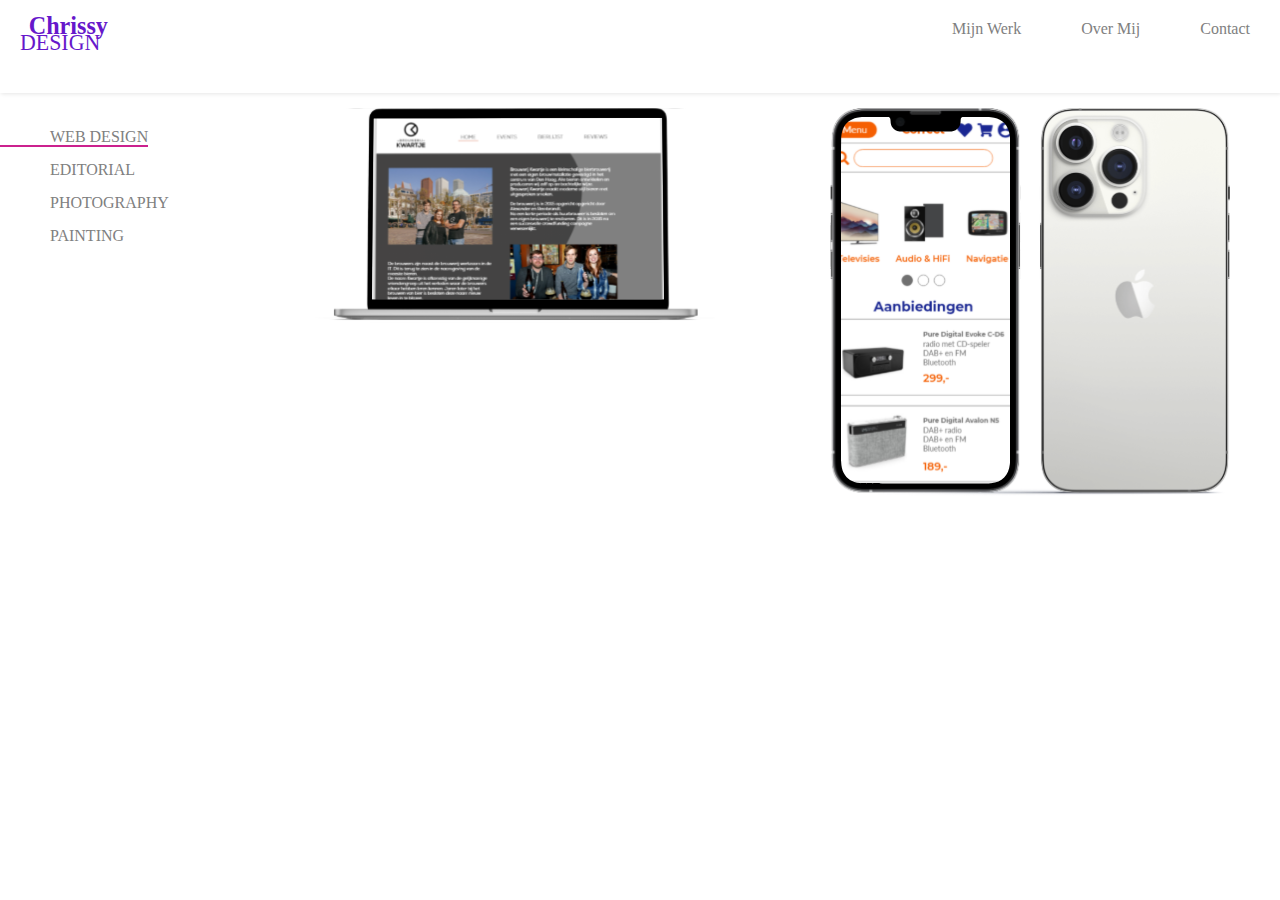
<file: prototype/webdesign.html>
<!DOCTYPE html>
<html>
    <head>
        <meta charset="UTF-8">
        <title>Prototype</title>
        <meta name="viewport" content="width=device-width, initial-scale=1.0">

        <link rel="stylesheet" href="devices.css">
        <link rel="stylesheet" href="style2.css">
        <link rel="stylesheet" href="grid2.css">
        <link rel="stylesheet" href="nav.css">
        <link rel="stylesheet" href="https://cdnjs.cloudflare.com/ajax/libs/font-awesome/4.7.0/css/font-awesome.min.css">
    </head>

    <body>
        <div class="container">

            <header class="header">
                <a href="index2.html"><img class="logo" src="images/logo.svg" alt="logo"></a>
                <input class="menu-button" type="checkbox" id="menu-button"/>
                <label class="menu-icon" for="menu-button"><span class="nav-icon"></span></label>

                <ul class="menu">
                    <li><a href="werk.html">Mijn Werk</a></li>
                    <li><a href="overmij.html">Over Mij</a></li>
                    <li><a href="contact.html">Contact</a></li>
                </ul>
            </header>

            <div id="sidemenu">
                <ul class="menu">
                    <li><a class="current" href="webdesign.html">WEB DESIGN</a></li>
                    <li><a href="editorial.html">EDITORIAL</a></li>
                    <li><a href="photography.html">PHOTOGRAPHY</a></li>
                    <li><a href="paintings.html">PAINTING</a></li>
                </ul>
            </div>

            <div id="webdesign">
                <img class="mockups" src="images/mockup-desktop.svg">
            </div>

            <div id="editorial">
                <img class="mockups" src="images/mockup-mobile.svg">
            </div>
            
        </div>
    </body>
</html>
</file>
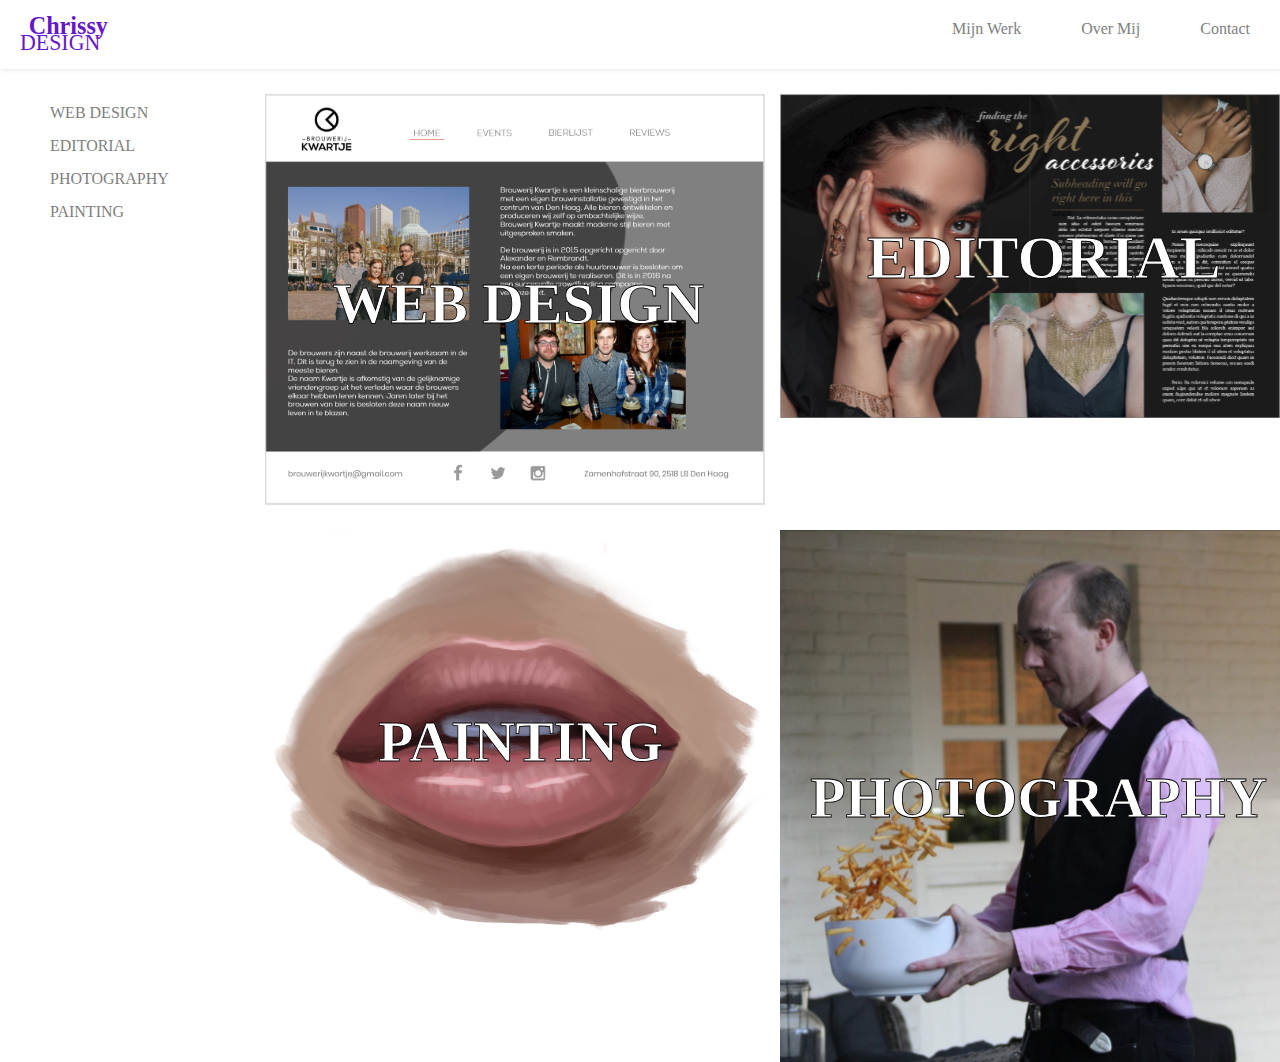
<file: prototype/werk.html>
<!DOCTYPE html>
<html>
    <head>
        <meta charset="UTF-8">
        <title>Prototype</title>
        <meta name="viewport" content="width=device-width, initial-scale=1.0">

        <link rel="stylesheet" href="style2.css">
        <link rel="stylesheet" href="nav.css">
        <link rel="stylesheet" href="grid2.css">
        <link rel="stylesheet" href="https://cdnjs.cloudflare.com/ajax/libs/font-awesome/4.7.0/css/font-awesome.min.css">
    </head>

    <body>
        <div class="container">

            <header class="header">
                <a href="index2.html"><img class="logo" src="images/logo.svg" alt="logo"></a>
                <input class="menu-button" type="checkbox" id="menu-button"/>
                <label class="menu-icon" for="menu-button"><span class="nav-icon"></span></label>

                <ul class="menu">
                    <li><a href="werk.html">Mijn Werk</a></li>
                    <li><a href="overmij.html">Over Mij</a></li>
                    <li><a href="contact.html">Contact</a></li>
                </ul>
            </header>
            
            <div id="sidemenu">
                <ul class="menu">
                    <li><a href="webdesign.html">WEB DESIGN</a></li>
                    <li><a href="editorial.html">EDITORIAL</a></li>
                    <li><a href="photography.html">PHOTOGRAPHY</a></li>
                    <li><a href="paintings.html">PAINTING</a></li>
                </ul>
            </div>

            <div id="webdesign">
                <a href="webdesign.html">
                <img class="content_pics" src="images/webdesign.svg">
                </a>
            </div>

            <div id="editorial">
                <a href="editorial.html">
                <img class="content_pics" src="images/editorial.svg">
                </a>
            </div>
            
            <div id="painting">
                <a href="paintings.html">
                <img class="content_pics" src="images/painting.svg">
                </a>
            </div>

            <div id="photography">
                <a href="photography.html">
                <img class="content_pics" src="images/photography.svg">
                </a>
            </div>

        </div>
    </body>
</html>
</file>
<file: devices.css-master/dist/devices.css>
/*! Devices.css v0.1.16 | MIT License | github.com/picturepan2/devices.css */
.device,
.device::before,
.device::after,
.device *,
.device *::before,
.device *::after {
  box-sizing: border-box;
  display: block;
}

.device {
  position: relative;
  transform: scale(1);
  z-index: 1;
}

.device .device-frame {
  z-index: 1;
}

.device .device-content {
  background-color: #fff;
  background-position: center center;
  background-size: cover;
  object-fit: cover;
  position: relative;
}

.device-iphone-x {
  height: 868px;
  width: 428px;
}

.device-iphone-x .device-frame {
  background: #222;
  border-radius: 68px;
  box-shadow: inset 0 0 2px 2px #c8cacb, inset 0 0 0 7px #e2e3e4;
  height: 868px;
  padding: 28px;
  width: 428px;
}

.device-iphone-x .device-content {
  border-radius: 40px;
  height: 812px;
  width: 375px;
}

.device-iphone-x .device-stripe::after,
.device-iphone-x .device-stripe::before {
  border: solid rgba(51, 51, 51, .25);
  border-width: 0 7px;
  content: "";
  height: 7px;
  left: 0;
  position: absolute;
  width: 100%;
  z-index: 9;
}

.device-iphone-x .device-stripe::after {
  top: 85px;
}

.device-iphone-x .device-stripe::before {
  bottom: 85px;
}

.device-iphone-x .device-header {
  background: #222;
  border-bottom-left-radius: 20px;
  border-bottom-right-radius: 20px;
  height: 30px;
  left: 50%;
  margin-left: -102px;
  position: absolute;
  top: 28px;
  width: 204px;
}

.device-iphone-x .device-header::after,
.device-iphone-x .device-header::before {
  content: "";
  height: 10px;
  position: absolute;
  top: 0;
  width: 10px;
}

.device-iphone-x .device-header::after {
  background: radial-gradient(circle at bottom left, transparent 0, transparent 75%, #222 75%, #222 100%);
  left: -10px;
}

.device-iphone-x .device-header::before {
  background: radial-gradient(circle at bottom right, transparent 0, transparent 75%, #222 75%, #222 100%);
  right: -10px;
}

.device-iphone-x .device-sensors::after,
.device-iphone-x .device-sensors::before {
  content: "";
  position: absolute;
}

.device-iphone-x .device-sensors::after {
  background: #444;
  border-radius: 3px;
  height: 6px;
  left: 50%;
  margin-left: -25px;
  top: 32px;
  width: 50px;
}

.device-iphone-x .device-sensors::before {
  background: #444;
  border-radius: 50%;
  height: 14px;
  left: 50%;
  margin-left: 40px;
  top: 28px;
  width: 14px;
}

.device-iphone-x .device-btns {
  background: #c8cacb;
  height: 32px;
  left: -3px;
  position: absolute;
  top: 115px;
  width: 3px;
}

.device-iphone-x .device-btns::after,
.device-iphone-x .device-btns::before {
  background: #c8cacb;
  content: "";
  height: 62px;
  left: 0;
  position: absolute;
  width: 3px;
}

.device-iphone-x .device-btns::after {
  top: 60px;
}

.device-iphone-x .device-btns::before {
  top: 140px;
}

.device-iphone-x .device-power {
  background: #c8cacb;
  height: 100px;
  position: absolute;
  right: -3px;
  top: 200px;
  width: 3px;
}

.device-iphone-8 {
  height: 871px;
  width: 419px;
}

.device-iphone-8 .device-frame {
  background: #fff;
  border-radius: 68px;
  box-shadow: inset 0 0 0 2px #c8cacb, inset 0 0 0 7px #e2e3e4;
  height: 871px;
  padding: 102px 22px;
  width: 419px;
}

.device-iphone-8 .device-content {
  border: 2px solid #222;
  border-radius: 4px;
  height: 667px;
  width: 375px;
}

.device-iphone-8 .device-stripe::after,
.device-iphone-8 .device-stripe::before {
  border: solid rgba(51, 51, 51, .15);
  border-width: 0 7px;
  content: "";
  height: 6px;
  left: 0;
  position: absolute;
  width: 100%;
  z-index: 9;
}

.device-iphone-8 .device-stripe::after {
  top: 68px;
}

.device-iphone-8 .device-stripe::before {
  bottom: 68px;
}

.device-iphone-8 .device-header {
  border: 2px solid #c8cacb;
  border-radius: 50%;
  bottom: 25px;
  height: 58px;
  left: 50%;
  margin-left: -29px;
  position: absolute;
  width: 58px;
}

.device-iphone-8 .device-sensors {
  background: #666;
  border-radius: 3px;
  height: 6px;
  left: 50%;
  margin-left: -38px;
  position: absolute;
  top: 52px;
  width: 76px;
}

.device-iphone-8 .device-sensors::after,
.device-iphone-8 .device-sensors::before {
  background: #666;
  border-radius: 50%;
  content: "";
  position: absolute;
}

.device-iphone-8 .device-sensors::after {
  height: 10px;
  left: 50%;
  margin-left: -5px;
  top: -25px;
  width: 10px;
}

.device-iphone-8 .device-sensors::before {
  height: 12px;
  left: -42px;
  margin-top: -6px;
  top: 50%;
  width: 12px;
}

.device-iphone-8 .device-btns {
  background: #c8cacb;
  height: 30px;
  left: -3px;
  position: absolute;
  top: 102px;
  width: 3px;
}

.device-iphone-8 .device-btns::after,
.device-iphone-8 .device-btns::before {
  background: #c8cacb;
  content: "";
  height: 56px;
  left: 0;
  position: absolute;
  width: 3px;
}

.device-iphone-8 .device-btns::after {
  top: 62px;
}

.device-iphone-8 .device-btns::before {
  top: 132px;
}

.device-iphone-8 .device-power {
  background: #c8cacb;
  height: 80px;
  position: absolute;
  right: -2px;
  top: 160px;
  width: 3px;
}

.device-iphone-8.device-gold .device-frame {
  box-shadow: inset 0 0 0 2px #e4b08a, inset 0 0 0 7px #f7e8dd;
}

.device-iphone-8.device-gold .device-header {
  border-color: #e4b08a;
}

.device-iphone-8.device-gold .device-btns,
.device-iphone-8.device-gold .device-btns::after,
.device-iphone-8.device-gold .device-btns::before {
  background: #e4b08a;
}

.device-iphone-8.device-gold .device-power {
  background: #e4b08a;
}

.device-iphone-8.device-spacegray .device-frame {
  background: #222;
  box-shadow: inset 0 0 0 2px #74747a, inset 0 0 0 7px #9b9ba0;
}

.device-iphone-8.device-spacegray .device-stripe::after,
.device-iphone-8.device-spacegray .device-stripe::before {
  border-color: rgba(204, 204, 204, .35);
}

.device-iphone-8.device-spacegray .device-btns,
.device-iphone-8.device-spacegray .device-btns::after,
.device-iphone-8.device-spacegray .device-btns::before {
  background: #74747a;
}

.device-google-pixel-2-xl {
  height: 832px;
  width: 404px;
}

.device-google-pixel-2-xl .device-frame {
  background: #121212;
  border-radius: 36px;
  box-shadow: inset 0 0 0 2px #cfcfcf, inset 0 0 0 7px #9c9c9c;
  height: 832px;
  padding: 56px 22px;
  width: 404px;
}

.device-google-pixel-2-xl .device-content {
  border-radius: 27px;
  height: 720px;
  width: 360px;
}

.device-google-pixel-2-xl .device-header {
  height: 832px;
  left: 50%;
  margin-left: -150px;
  position: absolute;
  top: 0;
  width: 300px;
}

.device-google-pixel-2-xl .device-header::after,
.device-google-pixel-2-xl .device-header::before {
  background: #333;
  border-radius: 3px;
  content: "";
  height: 6px;
  left: 50%;
  margin-left: -73px;
  margin-top: -3px;
  position: absolute;
  width: 146px;
}

.device-google-pixel-2-xl .device-header::after {
  top: 24px;
}

.device-google-pixel-2-xl .device-header::before {
  bottom: 28px;
}

.device-google-pixel-2-xl .device-sensors {
  background: #333;
  border-radius: 7px;
  height: 14px;
  left: 54px;
  margin-top: -7px;
  position: absolute;
  top: 36px;
  width: 14px;
}

.device-google-pixel-2-xl .device-btns {
  background: #cfcfcf;
  height: 102px;
  position: absolute;
  right: -3px;
  top: 306px;
  width: 3px;
}

.device-google-pixel-2-xl .device-power {
  background: #cfcfcf;
  height: 58px;
  position: absolute;
  right: -3px;
  top: 194px;
  width: 3px;
}

.device-google-pixel {
  height: 744px;
  width: 360px;
}

.device-google-pixel .device-frame {
  background: #f7f7f8;
  border-radius: 54px;
  box-shadow: inset 0 0 0 2px #c8cacb, inset 0 0 0 6px #e2e3e4, inset 0 0 0 10px white;
  height: 744px;
  padding: 82px 18px 86px 18px;
  width: 360px;
}

.device-google-pixel .device-content {
  border: 2px solid #222;
  border-radius: 2px;
  height: 576px;
  width: 324px;
}

.device-google-pixel .device-stripe {
  border-top: 6px solid rgba(51, 51, 51, .15);
  bottom: 0;
  left: 254px;
  position: absolute;
  top: 0;
  width: 8px;
}

.device-google-pixel .device-stripe::after,
.device-google-pixel .device-stripe::before {
  border: solid rgba(51, 51, 51, .15);
  border-width: 0 6px;
  content: "";
  height: 10px;
  left: -254px;
  position: absolute;
  width: 360px;
  z-index: 9;
}

.device-google-pixel .device-stripe::after {
  top: 60px;
}

.device-google-pixel .device-stripe::before {
  bottom: 46px;
}

.device-google-pixel .device-sensors {
  background: #ddd;
  border-radius: 2.5px;
  height: 5px;
  left: 50%;
  margin-left: -39px;
  margin-top: -2.5px;
  position: absolute;
  top: 41px;
  width: 78px;
}

.device-google-pixel .device-sensors::after,
.device-google-pixel .device-sensors::before {
  background: #333;
  border-radius: 6px;
  content: "";
  position: absolute;
}

.device-google-pixel .device-sensors::after {
  height: 12px;
  left: 50%;
  margin-left: -14px;
  top: 21.5px;
  width: 28px;
}

.device-google-pixel .device-sensors::before {
  height: 10px;
  left: -81px;
  margin-top: -5px;
  top: 50%;
  width: 10px;
}

.device-google-pixel .device-btns {
  background: #c8cacb;
  height: 102px;
  position: absolute;
  right: -2px;
  top: 298px;
  width: 3px;
}

.device-google-pixel .device-power {
  background: #c8cacb;
  height: 50px;
  position: absolute;
  right: -2px;
  top: 184px;
  width: 3px;
}

.device-google-pixel.device-black .device-frame {
  background: #211d1c;
  box-shadow: inset 0 0 0 2px #363635, inset 0 0 0 6px #6a6967, inset 0 0 0 10px #3d3533;
}

.device-google-pixel.device-black .device-stripe,
.device-google-pixel.device-black .device-stripe::after,
.device-google-pixel.device-black .device-stripe::before {
  border-color: rgba(13, 13, 13, .35);
}

.device-google-pixel.device-black .device-sensors {
  background: #444;
}

.device-google-pixel.device-black .device-sensors::after {
  background: #0d0d0d;
}

.device-google-pixel.device-black .device-btns,
.device-google-pixel.device-black .device-btns::after,
.device-google-pixel.device-black .device-btns::before {
  background: #363635;
}

.device-google-pixel.device-black .device-power {
  background: #363635;
}

.device-google-pixel.device-blue .device-frame {
  box-shadow: inset 0 0 0 2px #2a5aff, inset 0 0 0 6px #7695ff, inset 0 0 0 10px white;
}

.device-google-pixel.device-blue .device-btns,
.device-google-pixel.device-blue .device-btns::after,
.device-google-pixel.device-blue .device-btns::before {
  background: #2a5aff;
}

.device-google-pixel.device-blue .device-power {
  background: #2a5aff;
}

.device-galaxy-s8 {
  height: 828px;
  width: 380px;
}

.device-galaxy-s8 .device-frame {
  background: #222;
  border: solid #cfcfcf;
  border-radius: 55px;
  border-width: 5px 0;
  box-shadow: inset 0 0 0 2px #9c9c9c;
  height: 828px;
  padding: 48px 10px 40px 10px;
  width: 380px;
}

.device-galaxy-s8 .device-content {
  border: 2px solid #222;
  border-radius: 34px;
  height: 740px;
  width: 360px;
}

.device-galaxy-s8 .device-stripe::after,
.device-galaxy-s8 .device-stripe::before {
  border: solid rgba(51, 51, 51, .15);
  border-width: 5px 0;
  content: "";
  height: 828px;
  position: absolute;
  top: 0;
  width: 6px;
  z-index: 9;
}

.device-galaxy-s8 .device-stripe::after {
  left: 48px;
}

.device-galaxy-s8 .device-stripe::before {
  right: 48px;
}

.device-galaxy-s8 .device-sensors {
  background: #666;
  border-radius: 3px;
  height: 6px;
  left: 50%;
  margin-left: -24px;
  margin-top: -3px;
  position: absolute;
  top: 32px;
  width: 48px;
}

.device-galaxy-s8 .device-sensors::after,
.device-galaxy-s8 .device-sensors::before {
  background: #666;
  border-radius: 50%;
  content: "";
  position: absolute;
  top: 50%;
}

.device-galaxy-s8 .device-sensors::after {
  box-shadow: -192px 0 #333, -174px 0 #333, -240px 0 #333;
  height: 8px;
  margin-top: -4px;
  right: -90px;
  width: 8px;
}

.device-galaxy-s8 .device-sensors::before {
  box-shadow: 186px 0 #666;
  height: 12px;
  left: -90px;
  margin-top: -6px;
  width: 12px;
}

.device-galaxy-s8 .device-btns {
  background: #9c9c9c;
  border-radius: 3px 0 0 3px;
  height: 116px;
  left: -3px;
  position: absolute;
  top: 144px;
  width: 3px;
}

.device-galaxy-s8 .device-btns::after {
  background: #9c9c9c;
  border-radius: 3px 0 0 3px;
  content: "";
  height: 54px;
  left: 0;
  position: absolute;
  top: 164px;
  width: 3px;
}

.device-galaxy-s8 .device-power {
  background: #9c9c9c;
  border-radius: 0 3px 3px 0;
  height: 54px;
  position: absolute;
  right: -3px;
  top: 260px;
  width: 3px;
}

.device-galaxy-s8.device-blue .device-frame {
  border-color: #a3c5e8;
  box-shadow: inset 0 0 0 2px #5192d4;
}

.device-galaxy-s8.device-blue .device-stripe::after,
.device-galaxy-s8.device-blue .device-stripe::before {
  border-color: rgba(255, 255, 255, .35);
}

.device-galaxy-s8.device-blue .device-btns,
.device-galaxy-s8.device-blue .device-btns::after {
  background: #5192d4;
}

.device-galaxy-s8.device-blue .device-power {
  background: #5192d4;
}

.device-ipad-pro {
  height: 804px;
  width: 560px;
}

.device-ipad-pro .device-frame {
  background: #fff;
  border-radius: 38px;
  box-shadow: inset 0 0 0 2px #c8cacb, inset 0 0 0 6px #e2e3e4;
  height: 804px;
  padding: 62px 25px;
  width: 560px;
}

.device-ipad-pro .device-content {
  border: 2px solid #222;
  border-radius: 2px;
  height: 680px;
  width: 510px;
}

.device-ipad-pro .device-header {
  border: 2px solid #c8cacb;
  border-radius: 50%;
  bottom: 17px;
  height: 34px;
  left: 50%;
  margin-left: -17px;
  position: absolute;
  width: 34px;
}

.device-ipad-pro .device-sensors {
  background: #666;
  border-radius: 50%;
  height: 10px;
  left: 50%;
  margin-left: -5px;
  margin-top: -5px;
  position: absolute;
  top: 34px;
  width: 10px;
}

.device-ipad-pro.device-gold .device-frame {
  box-shadow: inset 0 0 0 2px #e4b08a, inset 0 0 0 6px #f7e8dd;
}

.device-ipad-pro.device-gold .device-header {
  border-color: #e4b08a;
}

.device-ipad-pro.device-rosegold .device-frame {
  box-shadow: inset 0 0 0 2px #f6a69a, inset 0 0 0 6px #facfc9;
}

.device-ipad-pro.device-rosegold .device-header {
  border-color: #f6a69a;
}

.device-ipad-pro.device-spacegray .device-frame {
  background: #222;
  box-shadow: inset 0 0 0 2px #818187, inset 0 0 0 6px #9b9ba0;
}

.device-ipad-pro.device-spacegray .device-header {
  border-color: #818187;
}

.device-surface-pro {
  height: 394px;
  width: 561px;
}

.device-surface-pro .device-frame {
  background: #0d0d0d;
  border-radius: 10px;
  box-shadow: inset 0 0 0 2px #c8c8c8;
  height: 394px;
  margin: 0 auto;
  padding: 26px 24px;
  width: 561px;
}

.device-surface-pro .device-content {
  border: 2px solid #121212;
  border-radius: 2px;
  height: 342px;
  width: 513px;
}

.device-surface-pro .device-btns::after,
.device-surface-pro .device-btns::before {
  background: #c8c8c8;
  content: "";
  height: 2px;
  position: absolute;
  top: -2px;
}

.device-surface-pro .device-btns::after {
  left: 48px;
  width: 26px;
}

.device-surface-pro .device-btns::before {
  left: 94px;
  width: 48px;
}

.device-surface-pro .device-sensors {
  background: #333;
  border-radius: 50%;
  height: 6px;
  left: 50%;
  margin-left: -3px;
  margin-top: -3px;
  position: absolute;
  top: 14px;
  width: 6px;
}

.device-surface-book {
  height: 424px;
  width: 728px;
}

.device-surface-book .device-frame {
  background: #0d0d0d;
  border-radius: 12px;
  box-shadow: inset 0 0 0 2px #c8c8c8;
  height: 408px;
  margin: 0 auto;
  padding: 24px 22px;
  position: relative;
  width: 584px;
}

.device-surface-book .device-content {
  border: 2px solid #121212;
  border-radius: 2px;
  height: 360px;
  width: 540px;
}

.device-surface-book .device-btns::after,
.device-surface-book .device-btns::before {
  background: #c8c8c8;
  content: "";
  height: 2px;
  position: absolute;
  top: -2px;
}

.device-surface-book .device-btns::after {
  left: 122px;
  width: 20px;
}

.device-surface-book .device-btns::before {
  left: 168px;
  width: 44px;
}

.device-surface-book .device-power {
  background: linear-gradient(to bottom, #eee, #c8c8c8);
  border: solid #c8c8c8;
  border-radius: 2px;
  border-width: 0 2px;
  height: 12px;
  margin-top: 4px;
  position: relative;
  width: 728px;
}

.device-surface-book .device-power::after,
.device-surface-book .device-power::before {
  content: "";
  position: absolute;
}

.device-surface-book .device-power::after {
  background: radial-gradient(circle at center, #eee 0, #eee 95%, #a2a1a1 100%);
  border-radius: 0 0 6px 6px;
  height: 8px;
  left: 50%;
  margin-left: -125px;
  top: 0;
  width: 250px;
  z-index: 1;
}

.device-surface-book .device-power::before {
  background: linear-gradient(to bottom, #eee, #c8c8c8);
  border-radius: 2px 2px 0 0;
  bottom: 12px;
  height: 8px;
  left: 50%;
  margin-left: -292px;
  width: 584px;
}

.device-macbook-pro {
  height: 444px;
  width: 740px;
}

.device-macbook-pro .device-frame {
  background: #0d0d0d;
  border-radius: 20px;
  box-shadow: inset 0 0 0 2px #c8cacb;
  height: 428px;
  margin: 0 auto;
  padding: 29px 19px 39px 19px;
  position: relative;
  width: 614px;
}

.device-macbook-pro .device-frame::after {
  background: #272626;
  border-radius: 0 0 20px 20px;
  bottom: 2px;
  content: "";
  height: 26px;
  left: 2px;
  position: absolute;
  width: 610px;
}

.device-macbook-pro .device-frame::before {
  bottom: 10px;
  color: #c8cacb;
  content: "MacBook Pro";
  font-size: 12px;
  height: 16px;
  left: 50%;
  line-height: 16px;
  margin-left: -100px;
  position: absolute;
  text-align: center;
  width: 200px;
  z-index: 1;
}

.device-macbook-pro .device-content {
  border: 2px solid #121212;
  border-radius: 2px;
  height: 360px;
  width: 576px;
}

.device-macbook-pro .device-power {
  background: #e2e3e4;
  border: solid #d5d6d8;
  border-radius: 2px 2px 0 0;
  border-width: 2px 4px 0 4px;
  height: 14px;
  margin-top: -10px;
  position: relative;
  width: 740px;
  z-index: 9;
}

.device-macbook-pro .device-power::after,
.device-macbook-pro .device-power::before {
  content: "";
  position: absolute;
}

.device-macbook-pro .device-power::after {
  background: #d5d6d8;
  border-radius: 0 0 10px 10px;
  box-shadow: inset 0 0 4px 2px #babdbf;
  height: 10px;
  left: 50%;
  margin-left: -60px;
  top: -2px;
  width: 120px;
}

.device-macbook-pro .device-power::before {
  background: #a0a3a7;
  border-radius: 0 0 180px 180px/ 0 0 12px 12px;
  box-shadow: inset 0 -2px 6px 0 #474a4d;
  height: 12px;
  left: -4px;
  margin: 0 auto;
  top: 10px;
  width: 740px;
}

.device-macbook-pro.device-spacegray .device-frame {
  box-shadow: inset 0 0 0 2px #767a7d;
}

.device-macbook-pro.device-spacegray .device-power {
  background: #909496;
  border-color: #767a7d;
}

.device-macbook-pro.device-spacegray .device-power::after {
  background: #83878a;
  box-shadow: inset 0 0 4px 2px #6a6d70;
}

.device-macbook-pro.device-spacegray .device-power::before {
  background: #515456;
  box-shadow: inset 0 -2px 6px 0 black;
}

.device-macbook {
  height: 432px;
  width: 740px;
}

.device-macbook .device-frame {
  background: #0d0d0d;
  border-radius: 20px;
  box-shadow: inset 0 0 0 2px #c8cacb;
  height: 428px;
  margin: 0 auto;
  padding: 29px 19px 39px 19px;
  position: relative;
  width: 614px;
}

.device-macbook .device-frame::after {
  background: #272626;
  border-radius: 0 0 20px 20px;
  bottom: 2px;
  content: "";
  height: 26px;
  left: 2px;
  position: absolute;
  width: 610px;
}

.device-macbook .device-frame::before {
  bottom: 10px;
  color: #c8cacb;
  content: "MacBook";
  font-size: 12px;
  height: 16px;
  left: 50%;
  line-height: 16px;
  margin-left: -100px;
  position: absolute;
  text-align: center;
  width: 200px;
  z-index: 1;
}

.device-macbook .device-content {
  border: 2px solid #121212;
  border-radius: 2px;
  height: 360px;
  width: 576px;
}

.device-macbook .device-power {
  background: #e2e3e4;
  border: solid #d5d6d8;
  border-radius: 2px 2px 0 0;
  border-width: 0 4px;
  height: 4px;
  margin-top: -10px;
  position: relative;
  width: 740px;
  z-index: 9;
}

.device-macbook .device-power::after,
.device-macbook .device-power::before {
  content: "";
  position: absolute;
}

.device-macbook .device-power::after {
  background: radial-gradient(circle at center, #e2e3e4 0, #e2e3e4 85%, #a0a3a7 100%);
  border: solid #adb0b3;
  border-width: 0 2px;
  height: 4px;
  left: 50%;
  margin-left: -60px;
  width: 120px;
}

.device-macbook .device-power::before {
  background: #a0a3a7;
  border-radius: 0 0 180px 180px/ 0 0 10px 10px;
  box-shadow: inset 0 -2px 6px 0 #474a4d;
  height: 10px;
  left: -4px;
  margin: 0 auto;
  top: 4px;
  width: 740px;
}

.device-macbook.device-gold .device-frame {
  box-shadow: inset 0 0 0 2px #edccb4;
}

.device-macbook.device-gold .device-power {
  background: #f7e8dd;
  border-color: #edccb4;
}

.device-macbook.device-gold .device-power::after {
  background: radial-gradient(circle at center, #f7e8dd 0, #f7e8dd 85%, #dfa276 100%);
  border-color: #e4b08a;
}

.device-macbook.device-gold .device-power::before {
  background: #edccb4;
  box-shadow: inset 0 -2px 6px 0 #83491f;
}

.device-macbook.device-rosegold .device-frame {
  box-shadow: inset 0 0 0 2px #f6a69a;
}

.device-macbook.device-rosegold .device-power {
  background: #facfc9;
  border-color: #f6a69a;
}

.device-macbook.device-rosegold .device-power::after {
  background: radial-gradient(circle at center, #facfc9 0, #facfc9 85%, #ef6754 100%);
  border-color: #f6a69a;
}

.device-macbook.device-rosegold .device-power::before {
  background: #f6a69a;
  box-shadow: inset 0 -2px 6px 0 #851b0c;
}

.device-macbook.device-spacegray .device-frame {
  box-shadow: inset 0 0 0 2px #767a7d;
}

.device-macbook.device-spacegray .device-power {
  background: #909496;
  border-color: #767a7d;
}

.device-macbook.device-spacegray .device-power::after {
  background: radial-gradient(circle at center, #909496 0, #909496 85%, #515456 100%);
  border-color: #5d6163;
}

.device-macbook.device-spacegray .device-power::before {
  background: #515456;
  box-shadow: inset 0 -2px 6px 0 black;
}

.device-surface-studio {
  height: 506px;
  width: 640px;
}

.device-surface-studio .device-frame {
  background: #0d0d0d;
  border-radius: 10px;
  box-shadow: inset 0 0 0 2px black;
  height: 440px;
  padding: 20px;
  width: 640px;
}

.device-surface-studio .device-content {
  border: 2px solid #121212;
  border-radius: 2px;
  height: 400px;
  width: 600px;
}

.device-surface-studio .device-stripe {
  background: #444;
  border-radius: 0 0 2px 2px;
  bottom: 0;
  height: 4px;
  left: 50%;
  margin-left: -117px;
  position: absolute;
  width: 234px;
}

.device-surface-studio .device-stripe::after,
.device-surface-studio .device-stripe::before {
  content: "";
  left: 50%;
  position: absolute;
  top: -75px;
}

.device-surface-studio .device-stripe::after {
  border: 6px solid #d5d6d8;
  border-radius: 0 0 18px 18px;
  border-top: 0;
  box-shadow: inset 0 0 0 4px #c8cacb;
  height: 60px;
  margin-left: -140px;
  width: 280px;
  z-index: -1;
}

.device-surface-studio .device-stripe::before {
  border: 15px solid #e2e3e4;
  border-radius: 0 0 4px 4px;
  border-top: 0;
  height: 70px;
  margin-left: -150px;
  width: 300px;
  z-index: -2;
}

.device-surface-studio .device-power {
  background: #eff0f0;
  border: solid #e2e3e4;
  border-radius: 0 0 2px 2px;
  border-width: 0 4px 2px 4px;
  height: 32px;
  margin: 30px auto 0 auto;
  position: relative;
  width: 250px;
}

.device-surface-studio .device-power::after {
  background: #adb0b3;
  content: "";
  height: 2px;
  left: -4px;
  position: absolute;
  top: 4px;
  width: 250px;
}

.device-imac-pro {
  height: 484px;
  width: 624px;
}

.device-imac-pro .device-frame {
  background: #0d0d0d;
  border-radius: 18px;
  box-shadow: inset 0 0 0 2px #080808;
  height: 428px;
  padding: 24px 24px 80px 24px;
  position: relative;
  width: 624px;
}

.device-imac-pro .device-frame::after {
  background: #2f2e33;
  border-radius: 0 0 18px 18px;
  bottom: 2px;
  content: "";
  height: 54px;
  left: 2px;
  position: absolute;
  width: 620px;
}

.device-imac-pro .device-frame::before {
  bottom: 15px;
  color: #0d0d0d;
  content: "";
  font-size: 24px;
  height: 24px;
  left: 50%;
  line-height: 24px;
  margin-left: -100px;
  position: absolute;
  text-align: center;
  width: 200px;
  z-index: 9;
}

.device-imac-pro .device-content {
  border: 2px solid #121212;
  border-radius: 2px;
  height: 324px;
  width: 576px;
}

.device-imac-pro .device-power::after,
.device-imac-pro .device-power::before {
  content: "";
}

.device-imac-pro .device-power::after {
  background: #222225;
  border-radius: 2px;
  height: 6px;
  margin: 0 auto;
  position: relative;
  width: 180px;
}

.device-imac-pro .device-power::before {
  border: solid transparent;
  border-bottom-color: #333;
  border-width: 0 8px 50px 8px;
  height: 50px;
  margin: 0 auto;
  position: relative;
  width: 130px;
}

.device-apple-watch {
  height: 234px;
  width: 200px;
}

.device-apple-watch .device-frame {
  background: #0d0d0d;
  border-radius: 40px;
  box-shadow: inset 0 0 2px 2px #adb0b3, inset 0 0 0 6px #e2e3e4, inset 0 0 0 8px #e2e3e4;
  height: 234px;
  padding: 32px;
  position: relative;
  width: 200px;
}

.device-apple-watch .device-frame::after {
  border-radius: 30px;
  box-shadow: inset 0 0 25px 0 rgba(255, 255, 255, .75);
  content: "";
  height: 216px;
  left: 9px;
  position: absolute;
  top: 9px;
  width: 182px;
}

.device-apple-watch .device-content {
  border: 2px solid #121212;
  border-radius: 2px;
  height: 170px;
  width: 136px;
}

.device-apple-watch .device-btns {
  background: #e2e3e4;
  border-left: 2px solid #adb0b3;
  border-radius: 8px 4px 4px 8px / 20px 4px 4px 20px;
  box-shadow: inset 0 0 2px 2px #adb0b3;
  height: 44px;
  position: absolute;
  right: -10px;
  top: 52px;
  width: 16px;
  z-index: 9;
}

.device-apple-watch .device-btns::after {
  background: #e2e3e4;
  border-radius: 4px 2px 2px 4px / 10px 2px 2px 10px;
  box-shadow: inset 0 0 1px 2px #adb0b3;
  content: "";
  height: 66px;
  position: absolute;
  right: 6px;
  top: 68px;
  width: 8px;
}

.device-apple-watch .device-btns::before {
  background: #adb0b3;
  box-shadow: 0 -16px #adb0b3, 0 -12px #adb0b3, 0 -8px #adb0b3, 0 -4px #adb0b3, 0 4px #adb0b3, 0 8px #adb0b3, 0 12px #adb0b3, 0 16px #adb0b3;
  content: "";
  height: 2px;
  margin-top: -1px;
  position: absolute;
  right: 0;
  top: 50%;
  width: 6px;
}
</file>
<file: devices.css-master/dist/demo.css>
/*! Devices.css v0.1.16 | MIT License | github.com/picturepan2/devices.css */
.version::after {
  content: "0.1.16";
}

/*  Core style */
.section-hero {
  padding: 1rem .5rem;
}

.section-ad {
  background: #f0f1f4;
  padding: 1rem 0;
  text-align: center;
}

.section-device .container {
  padding-bottom: 3rem;
  padding-top: 2rem;
}

.section-device .anchor {
  color: #626fca;
  height: 0;
  margin-left: -2em;
  overflow: hidden;
  padding: 0 1em;
  position: absolute;
  text-align: center;
  width: 0;
}

.section-device .anchor:focus,
.section-device .anchor:hover {
  box-shadow: none;
  height: auto;
  text-decoration: none;
  width: 2em;
}

.section-device .s-title {
  color: #454d5d;
  line-height: 1.6rem;
  margin-bottom: 0;
  padding-bottom: 1rem;
  padding-top: 1rem;
  position: static;
}

.section-device .s-title:hover .anchor {
  height: auto;
  width: 1em;
}

.section-device .column {
  padding-bottom: 1rem;
  padding-top: 1rem;
}

.section-device .dots {
  text-align: center;
}

.section-device .dots .dot {
  background: #eee;
  border: 1px solid rgba(0, 0, 0, .05);
  border-radius: 50%;
  display: inline-block;
  height: 1rem;
  margin: 0 .2rem;
  width: 1rem;
}

.section-footer {
  color: #acb3c2;
  padding: 1.8rem .75rem 1rem .75rem;
  position: relative;
}

.section-footer p {
  line-height: 1;
}

.section-footer a {
  color: #727e96;
}

.grid-hero {
  letter-spacing: -.021em;
  padding-bottom: 2rem;
  padding-top: 2rem;
  position: relative;
}

.grid-hero h1 {
  color: #454d5d;
  font-size: 1.6rem;
  margin-bottom: 1rem;
}

.grid-hero h2 {
  color: #454d5d;
  font-size: .8rem;
  font-weight: 400;
  margin-bottom: 1.5rem;
}

.device {
  margin: 1rem auto;
}

.section-device:nth-of-type(even) {
  background: #f8f9fa;
}

@media (max-width: 600px) {
  .device-ipad-pro,
  .device-surface-studio,
  .device-macbook-pro,
  .device-imac-pro {
    left: 50%;
    transform: translateX(-50%) scale(.5);
  }
}

.docs-ad {
  background: #f8f9fa;
  border-radius: .1rem;
  display: block;
  margin: 2rem 0;
  padding: .4rem;
  position: relative;
}

.docs-ad ins {
  line-height: 1;
  vertical-align: middle;
}

.docs-ad .carbon-wrap .carbon-img {
  display: block;
}

.docs-ad .carbon-wrap .carbon-text {
  color: #727e96;
  display: block;
  font-size: .7rem;
}

.docs-ad .carbon-poweredby {
  color: #acb3c2;
  font-size: .6rem;
}

@media (min-width: 1366px) {
  .docs-ad.docs-ad-sidebar {
    bottom: 1rem;
    margin: 0;
    position: fixed;
    right: 1rem;
    width: 7.3rem;
  }
}
</file>
<file: devices.css-master/carousel.css>
@keyframes tonext {
    75% {
      left: 0;
    }
    95% {
      left: 100%;
    }
    98% {
      left: 100%;
    }
    99% {
      left: 0;
    }
  }
  
  @keyframes tostart {
    75% {
      left: 0;
    }
    95% {
      left: -300%;
    }
    98% {
      left: -300%;
    }
    99% {
      left: 0;
    }
  }
  
  @keyframes snap {
    96% {
      scroll-snap-align: center;
    }
    97% {
      scroll-snap-align: none;
    }
    99% {
      scroll-snap-align: none;
    }
    100% {
      scroll-snap-align: center;
    }
  }
  
  body {
    max-width: 37.5rem;
    margin: 0 auto;
    padding: 0 1.25rem;
    font-family: 'Lato', sans-serif;
  }
  
  * {
    box-sizing: border-box;
    scrollbar-color: transparent transparent; /* thumb and track color */
    scrollbar-width: 0px;
  }
  
  *::-webkit-scrollbar {
    width: 0;
  }
  
  *::-webkit-scrollbar-track {
    background: transparent;
  }
  
  *::-webkit-scrollbar-thumb {
    background: transparent;
    border: none;
  }
  
  * {
    -ms-overflow-style: none;
  }
  
  ol, li {
    list-style: none;
    margin: 0;
    padding: 0;
  }
  
  .carousel {
    position: relative;
    padding-top: 75%;
    filter: drop-shadow(0 0 10px #0003);
    perspective: 100px;
  }
  
  .carousel__viewport {
    position: absolute;
    top: 0;
    right: 0;
    bottom: 0;
    left: 0;
    display: flex;
    overflow-x: scroll;
    counter-reset: item;
    scroll-behavior: smooth;
    scroll-snap-type: x mandatory;
  }
  
  .carousel__slide {
    position: relative;
    flex: 0 0 100%;
    width: 100%;
    background-color: #f99;
    counter-increment: item;
  }
  
  .carousel__slide:nth-child(even) {
    background-color: #99f;
  }
  
  .carousel__slide:before {
    content: counter(item);
    position: absolute;
    top: 50%;
    left: 50%;
    transform: translate3d(-50%,-40%,70px);
    color: #fff;
    font-size: 2em;
  }
  
  .carousel__snapper {
    position: absolute;
    top: 0;
    left: 0;
    width: 100%;
    height: 100%;
    scroll-snap-align: center;
  }
  
  @media (hover: hover) {
    .carousel__snapper {
      animation-name: tonext, snap;
      animation-timing-function: ease;
      animation-duration: 4s;
      animation-iteration-count: infinite;
    }
  
    .carousel__slide:last-child .carousel__snapper {
      animation-name: tostart, snap;
    }
  }
  
  @media (prefers-reduced-motion: reduce) {
    .carousel__snapper {
      animation-name: none;
    }
  }
  
  .carousel:hover .carousel__snapper,
  .carousel:focus-within .carousel__snapper {
    animation-name: none;
  }
  
  .carousel__navigation {
    position: absolute;
    right: 0;
    bottom: 0;
    left: 0;
    text-align: center;
  }
  
  .carousel__navigation-list,
  .carousel__navigation-item {
    display: inline-block;
  }
  
  .carousel__navigation-button {
    display: inline-block;
    width: 1.5rem;
    height: 1.5rem;
    background-color: #333;
    background-clip: content-box;
    border: 0.25rem solid transparent;
    border-radius: 50%;
    font-size: 0;
    transition: transform 0.1s;
  }
  
  .carousel::before,
  .carousel::after,
  .carousel__prev,
  .carousel__next {
    position: absolute;
    top: 0;
    margin-top: 37.5%;
    width: 4rem;
    height: 4rem;
    transform: translateY(-50%);
    border-radius: 50%;
    font-size: 0;
    outline: 0;
  }
  
  .carousel::before,
  .carousel__prev {
    left: -1rem;
  }
  
  .carousel::after,
  .carousel__next {
    right: -1rem;
  }
  
  .carousel::before,
  .carousel::after {
    content: '';
    z-index: 1;
    background-color: #333;
    background-size: 1.5rem 1.5rem;
    background-repeat: no-repeat;
    background-position: center center;
    color: #fff;
    font-size: 2.5rem;
    line-height: 4rem;
    text-align: center;
    pointer-events: none;
  }
  
  .carousel::before {
    background-image: url("data:image/svg+xml,%3Csvg viewBox='0 0 100 100' xmlns='http://www.w3.org/2000/svg'%3E%3Cpolygon points='0,50 80,100 80,0' fill='%23fff'/%3E%3C/svg%3E");
  }
  
  .carousel::after {
    background-image: url("data:image/svg+xml,%3Csvg viewBox='0 0 100 100' xmlns='http://www.w3.org/2000/svg'%3E%3Cpolygon points='100,50 20,100 20,0' fill='%23fff'/%3E%3C/svg%3E");
  }
</file>
<file: prototype/style2.css>
/* grid */
#content1 {
    display:flex;
    align-items: center;
    justify-content: center;
}

#content1-form {
    justify-content: center;
}

#content2 {
    padding: 10px;
}

#content3 {
    text-align: center;
}

/* home */
h1, .OMtext {
    color: #CB218E;
    font-family: 'Raleway', sans-serif;
    font-size: 36px;
    text-align: center;
    margin-left: 5%;
}

.form-title {
    color: #CB218E;
    font-family: 'Raleway', sans-serif;
    font-size: 36px;
    text-align: center;
    margin-left: 0;
}

p {
    font-family: 'Poppins';
    margin: 5%;
}

.intro_pic {
    display: none;
}

.intro_pic2 {
    display: block;
    margin-left: auto;
    margin-right: auto;
    width: 60%;
    margin-top: 20px;
    margin-bottom: 30px;
    box-shadow: -12px 11px 0px 3px #8105D8;
}

.button {
    background-color: #8105D8;
    border: none;
    border-radius: 24px;
    color: white;
    padding: 15px 32px;
    font-family: 'Montserrat', sans-serif;
    font-size: 16px;
    text-decoration: none;
    margin-top: 25px;
}


/* mijn werk pagina's */
.content_pics {
    max-width: 100%;
    padding-top: 10px;
    display: block;
    margin-left: auto;
    margin-right: auto;
}

.mockups {
    display: block;
    margin-left: auto;
    margin-right: auto;
    width: 80%;
}

iframe {
    display: grid;
    justify-self: center;
    width: 100%;
    height: 100%;
}

#gallery {
    line-height: 0;
    column-count: 4;
    column-gap: 10px;
    justify-self: center;
    margin-top: 30px;
 }

 #gallery img {
    width: 100% !important;
    height: auto !important;
    margin-bottom: 10px; 
    filter: grayscale(100%);
    transition: all 500ms;
 }

 #gallery img:hover {
    filter:none;
 }


/* over mij page */
.OM {
    display: none;
}

.photo {
    display: none;
}


/*contact formulier*/
.form-text {
    font-family: 'Raleway';
    color: black;

}

input[type=text] {
    border: none;
    width: 80%;
    border-bottom: 1px solid #707070;
    background-color: transparent;
}

input[type=button], input[type=submit], input[type=reset] {
    background-color: #8105D8;
    border: none;
    border-radius: 24px;
    color: white;
    padding: 16px 32px;
    text-decoration: none;
    margin: 4px 2px;
    cursor: pointer;
    font-family: 'Montserrat';
}

label {
    font-family: 'Montserrat';
}

input {
    display: flex;
}

.form {
    padding-bottom: 10px;
}

.textbox{
    padding: 20px;
    background-color: #CB218E;
    line-height: 60px;
    font-family: 'Raleway';
    font-size: 26px;
    color: white;
    box-shadow: 12px 13px 0px 5px #8105D8;
}

/* media queries tablet */
@media only screen and (min-width: 769px){
    .intro_pic2 {
        display: none;
    }
    
    .intro_pic {
        display: block;
        margin-left: auto;
        margin-right: auto;
        width: 40%;
        margin-top: 20px;
        margin-bottom: 30px;
        box-shadow: -12px 11px 0px 3px #8105D8;
    }

    #sidemenu {
       display: block;
    }

    .OM {
        display: block;
        float: left;
        width: 30%;
        margin-right: 5%;
        margin-top: 50px; 
        box-shadow: 12px 13px 0px 5px #8105D8;
    }

    #content1-form {
        justify-content: left;
        padding-left: 10%;
    }

}

/* media querie laptop/pc */
@media only screen and (min-width: 900px) {
    .button {
        margin-top: 0;
    }

    .photo {
        display: block;
        width: 80%;
        margin-top: 50px; 
        box-shadow: 12px 13px 0px 5px #CB218E;
    }


}

/* media queries photo gallery */
@media (max-width: 1200px) {
    #gallery {
     column-count: 4;
    }
 }

 @media (max-width: 1000px) {
    #gallery {
     column-count: 3;
    }
 }

 @media (max-width: 800px) {
    #gallery {
     column-count: 2;
    }
 }

 @media (max-width: 400px) {
    #gallery {
     column-count: 1;
    }
 }
</file>
<file: prototype/grid2.css>
.container {
  display: grid;
  height: 100vh;
  grid-gap: 15px;

  grid-template-columns: 1fr 2fr 2fr;
  grid-template-rows: 0.5fr 2fr auto 2fr;
  grid-template-areas: 
    "header header header"
    "content1 content1 content1"
    "content2 content2 image"
    ". content3 content3"
  ;
}

.logo {
  grid-area: header;
}

header {
  grid-area: header;
}

#content1-form {
  background-color: #E4E4E4;
  grid-area: content1;
  display: grid;
  float: left;
}

/* HOME */
#content1 {
  background-color: #E4E4E4;
  grid-area: content1;
}

#content2 {
  grid-area: content2;
}

#content3 {
  grid-area: content3;
}

#content4 {
  grid-area: content4;
}

/* MIJN WERK */
#sidemenu {
  grid-row: 2;
  grid-column: 1;
}

#webdesign {
  grid-row: 2;
  grid-column: 2;
}

#editorial {
  grid-row: 2;
  grid-column: 3;
}

#painting {
  grid-row: 3;
  grid-column: 2;
}

#photography {
  grid-row: 3;
  grid-column: 3;
}

#photo {
  grid-area: image;
}

#textbox {
  grid-area: image;
  margin-top: -40%;
  padding-right: 20px;
}

#magazine {
  grid-column: 2 / 4;
  grid-row: 2 / 5;
}

#image-gallery {
  grid-column: 2 / 4;
  grid-row: 2 / 5;
}

#painting1 {
  grid-row: 2;
  grid-column: 2;
}

#painting2 {
  grid-row: 2;
  grid-column: 3;
}

#painting3 {
  grid-row: 3;
  grid-column: 2;
}


/* media queries mobile */
@media only screen and (max-width: 768px){
  .container {
    width: 100%;
    grid-template-columns: 1fr;
    grid-template-rows: 1fr 2fr 2fr 2fr 2fr;
    grid-template-areas:
      "header"
      "content1"
      "content2"
      "content3"
      "content4"
    ;
  }

}

/* media queries tablet */
@media only screen and (max-width: 900px){
  .container {
    width: 100%;
    grid-template-columns: 1fr;
    grid-template-rows: 1fr 2fr 2fr 2fr 2fr;
    grid-template-areas:
      "header"
      "content1"
      "content2"
      "content3"
      "content4"
    ;
  }

  #sidemenu {
    display: none;
  }

  #webdesign {
    grid-area: content1;
  }
  
  #editorial {
    grid-area: content2;
  }
  
  #painting {
    grid-area: content3;
  }
  
  #photography {
    grid-area: content4;
  }

  #textbox {
    grid-area: content2;
    margin-top: 0;
  }

  #painting1 {
    grid-area: content1;
  }
  
  #painting2 {
    grid-area: content2;
  }
  
  #painting3 {
    grid-area: content3;
  }

  #magazine {
    grid-area: content1 / content1 / content4 / content4;
    display: grid;
    justify-content: center;
  }

  #image-gallery {
    grid-area: content1 / content1 / content4 / content4;
    display: grid;
    justify-content: center;
  }
}
</file>
<file: prototype/nav.css>
* {
    margin: 0;
    padding: 0;
}

header {
    font-family: "Raleway";
}

a {
    color: grey;
    list-style: none;
    text-decoration: none;
    font-family: 'Raleway';
}

div #sidemenu a {
    color: grey;
    list-style: none;
    text-decoration: none;
    font-family: 'Raleway';
    padding-left: 20%;
}

div #sidemenu {
    padding-top: 20px;
}

div #sidemenu li {
    padding-bottom: 15px;
}

.header {
    background-color: white;
    box-shadow: 1px 1px 4px 0 rgba(0,0,0,.1);
    width: 100%;
    z-index: 3;
}

.header ul {
    margin: 0;
    padding: 0;
    list-style: none;
    overflow: hidden;
    background-color: white;
}

.header li a {
    display: block;
    padding: 20px;
    text-decoration: none;
}

.header li a:hover {
    background-color: #ddd;
}

.header .logo {
    float: left;
    display: block;
    width: 100px;
    padding: 10px 20px;
}

.header .menu {
    clear: both;
    max-height: 0;
    transition:max-height .2s ease-out;
}

.header .menu-icon {
    padding: 28px 20px;
    position: relative;
    float: right;
    cursor: pointer;
}

.header .menu-icon .nav-icon {
    background: darkgray;
    display: block;
    height: 2px;
    width: 18px;
    position: relative;
    transition:background .2s ease-out;
}

.header .menu-icon .nav-icon:before {
    background: darkgray;
    content: "";
    display: block;
    height: 100%;
    width: 100%;
    position: absolute;
    transition: all .2s ease-out;
    top: 5px;
}

.header .menu-icon .nav-icon:after {
    background: darkgray;
    content: "";
    display: block;
    height: 100%;
    width: 100%;
    position: absolute;
    transition: all .2s ease-out;
    top: -5px;
}

.header .menu-button {
    display: none;
}

.header .menu-button:checked ~ .menu {
    max-height: 240px;
}

.header .menu-button:checked ~ .menu-icon .nav-icon {
    background: transparent;
}

.header .menu-button:checked ~ .menu-icon .nav-icon:before {
    transform: rotate(-45deg);
    top: 0;
}

.header .menu-button:checked ~ .menu-icon .nav-icon:after {
    transform: rotate(45deg);
    top: 0;
}

nav a:hover {
border-bottom: 2px solid #CB218E;
}

nav .current {
    border-bottom: 2px solid #CB218E;
}

.menu a:hover {
    border-bottom: 2px solid #CB218E;
}

.menu .current {
    border-bottom: 2px solid #CB218E;
}

@media (min-width:768px){
    .header li {
        float: left;
    }

    .header li a {
        padding: 20px 30px;
    }

    .header .menu {
        clear: none;
        float: right;
        max-height: none;
    }

    .header .menu-icon {
        display: none;
    }
}
</file>
<file: prototype/devices.css>
/*! Devices.css v0.1.16 | MIT License | github.com/picturepan2/devices.css */
.device,
.device::before,
.device::after,
.device *,
.device *::before,
.device *::after {
  box-sizing: border-box;
  display: block;
}

.device {
  position: relative;
  transform: scale(1);
  z-index: 1;
}

.device .device-frame {
  z-index: 1;
}

.device .device-content {
  background-color: #fff;
  background-position: center center;
  background-size: cover;
  object-fit: cover;
  position: relative;
}

.device-iphone-x {
  height: 868px;
  width: 428px;
}

.device-iphone-x .device-frame {
  background: #222;
  border-radius: 68px;
  box-shadow: inset 0 0 2px 2px #c8cacb, inset 0 0 0 7px #e2e3e4;
  height: 868px;
  padding: 28px;
  width: 428px;
}

.device-iphone-x .device-content {
  border-radius: 40px;
  height: 812px;
  width: 375px;
}

.device-iphone-x .device-stripe::after,
.device-iphone-x .device-stripe::before {
  border: solid rgba(51, 51, 51, .25);
  border-width: 0 7px;
  content: "";
  height: 7px;
  left: 0;
  position: absolute;
  width: 100%;
  z-index: 9;
}

.device-iphone-x .device-stripe::after {
  top: 85px;
}

.device-iphone-x .device-stripe::before {
  bottom: 85px;
}

.device-iphone-x .device-header {
  background: #222;
  border-bottom-left-radius: 20px;
  border-bottom-right-radius: 20px;
  height: 30px;
  left: 50%;
  margin-left: -102px;
  position: absolute;
  top: 28px;
  width: 204px;
}

.device-iphone-x .device-header::after,
.device-iphone-x .device-header::before {
  content: "";
  height: 10px;
  position: absolute;
  top: 0;
  width: 10px;
}

.device-iphone-x .device-header::after {
  background: radial-gradient(circle at bottom left, transparent 0, transparent 75%, #222 75%, #222 100%);
  left: -10px;
}

.device-iphone-x .device-header::before {
  background: radial-gradient(circle at bottom right, transparent 0, transparent 75%, #222 75%, #222 100%);
  right: -10px;
}

.device-iphone-x .device-sensors::after,
.device-iphone-x .device-sensors::before {
  content: "";
  position: absolute;
}

.device-iphone-x .device-sensors::after {
  background: #444;
  border-radius: 3px;
  height: 6px;
  left: 50%;
  margin-left: -25px;
  top: 32px;
  width: 50px;
}

.device-iphone-x .device-sensors::before {
  background: #444;
  border-radius: 50%;
  height: 14px;
  left: 50%;
  margin-left: 40px;
  top: 28px;
  width: 14px;
}

.device-iphone-x .device-btns {
  background: #c8cacb;
  height: 32px;
  left: -3px;
  position: absolute;
  top: 115px;
  width: 3px;
}

.device-iphone-x .device-btns::after,
.device-iphone-x .device-btns::before {
  background: #c8cacb;
  content: "";
  height: 62px;
  left: 0;
  position: absolute;
  width: 3px;
}

.device-iphone-x .device-btns::after {
  top: 60px;
}

.device-iphone-x .device-btns::before {
  top: 140px;
}

.device-iphone-x .device-power {
  background: #c8cacb;
  height: 100px;
  position: absolute;
  right: -3px;
  top: 200px;
  width: 3px;
}

/* macbook pro */

.device-macbook-pro {
  height: 444px;
  width: 740px;
}

.device-macbook-pro .device-frame {
  background: #0d0d0d;
  border-radius: 20px;
  box-shadow: inset 0 0 0 2px #c8cacb;
  height: 428px;
  margin: 0 auto;
  padding: 29px 19px 39px 19px;
  position: relative;
  width: 614px;
}

.device-macbook-pro .device-frame::after {
  background: #272626;
  border-radius: 0 0 20px 20px;
  bottom: 2px;
  content: "";
  height: 26px;
  left: 2px;
  position: absolute;
  width: 610px;
}

.device-macbook-pro .device-frame::before {
  bottom: 10px;
  color: #c8cacb;
  content: "MacBook Pro";
  font-size: 12px;
  height: 16px;
  left: 50%;
  line-height: 16px;
  margin-left: -100px;
  position: absolute;
  text-align: center;
  width: 200px;
  z-index: 1;
}

.device-macbook-pro .device-content {
  border: 2px solid #121212;
  border-radius: 2px;
  height: 360px;
  width: 576px;
}

.device-macbook-pro .device-power {
  background: #e2e3e4;
  border: solid #d5d6d8;
  border-radius: 2px 2px 0 0;
  border-width: 2px 4px 0 4px;
  height: 14px;
  margin-top: -10px;
  position: relative;
  width: 740px;
  z-index: 9;
}

.device-macbook-pro .device-power::after,
.device-macbook-pro .device-power::before {
  content: "";
  position: absolute;
}

.device-macbook-pro .device-power::after {
  background: #d5d6d8;
  border-radius: 0 0 10px 10px;
  box-shadow: inset 0 0 4px 2px #babdbf;
  height: 10px;
  left: 50%;
  margin-left: -60px;
  top: -2px;
  width: 120px;
}

.device-macbook-pro .device-power::before {
  background: #a0a3a7;
  border-radius: 0 0 180px 180px/ 0 0 12px 12px;
  box-shadow: inset 0 -2px 6px 0 #474a4d;
  height: 12px;
  left: -4px;
  margin: 0 auto;
  top: 10px;
  width: 740px;
}

.device-macbook-pro.device-spacegray .device-frame {
  box-shadow: inset 0 0 0 2px #767a7d;
}

.device-macbook-pro.device-spacegray .device-power {
  background: #909496;
  border-color: #767a7d;
}

.device-macbook-pro.device-spacegray .device-power::after {
  background: #83878a;
  box-shadow: inset 0 0 4px 2px #6a6d70;
}

.device-macbook-pro.device-spacegray .device-power::before {
  background: #515456;
  box-shadow: inset 0 -2px 6px 0 black;
}
</file>
